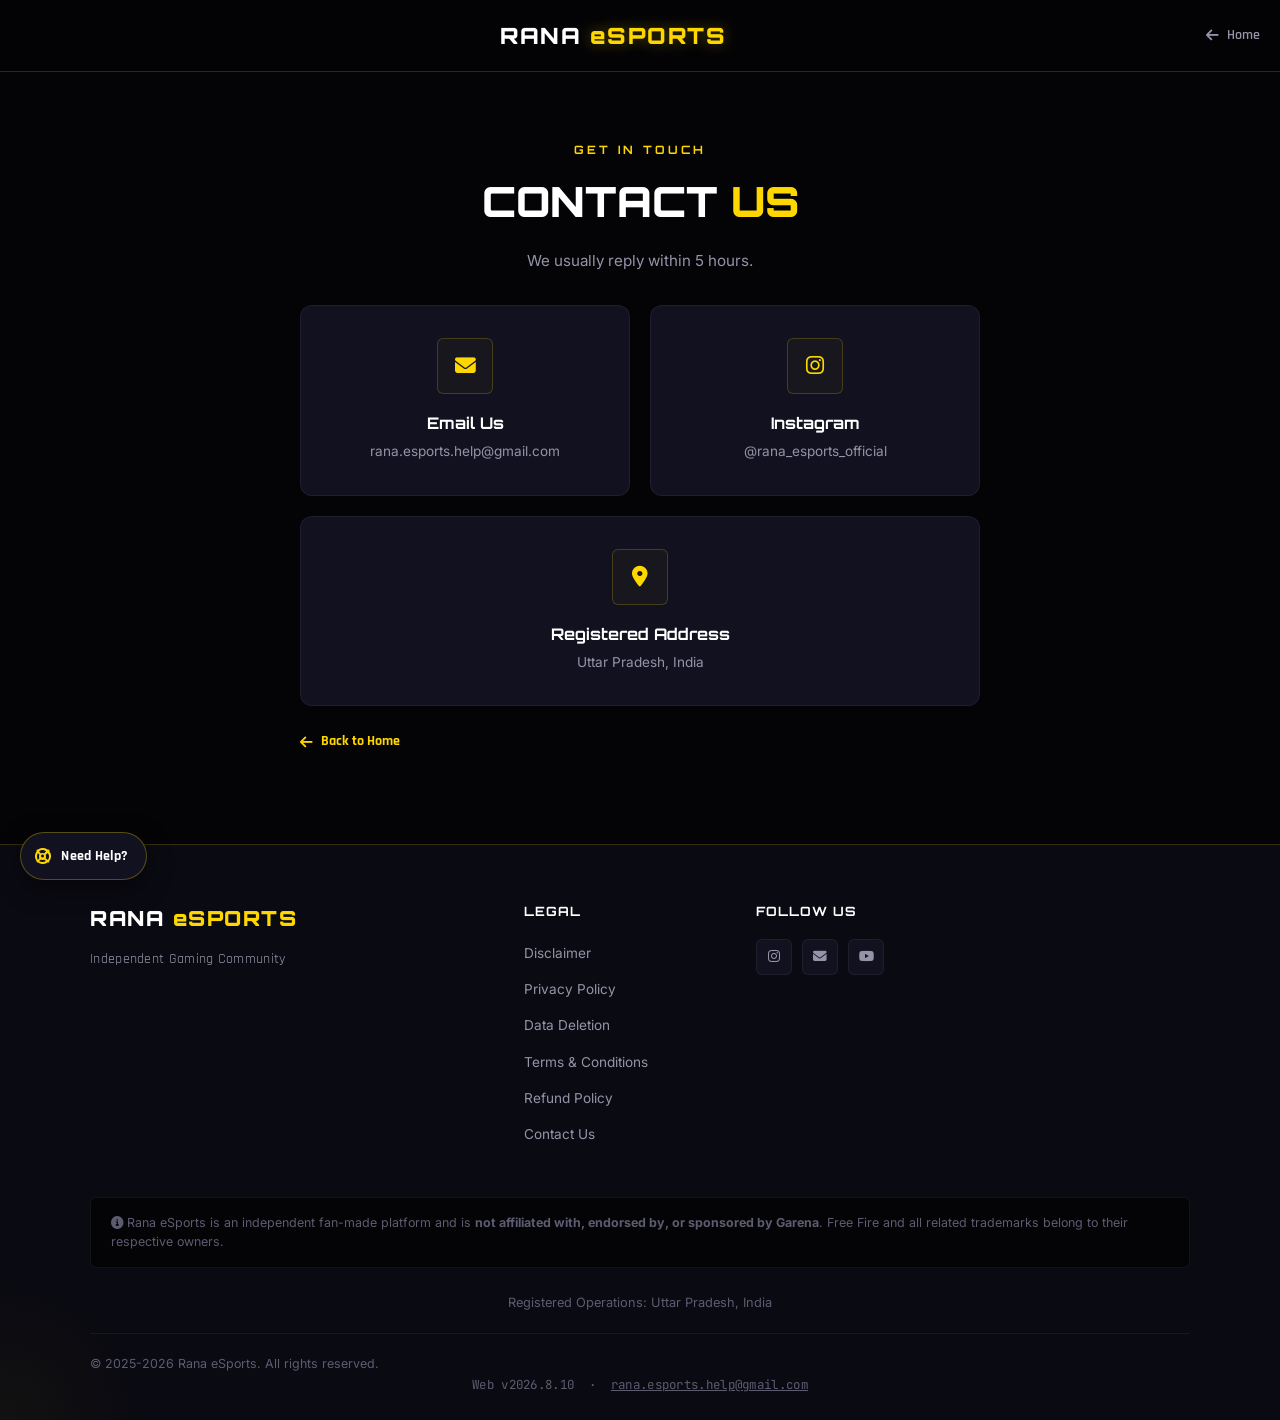
<file: contact.html>
<!DOCTYPE html>
<html lang="en">
<head>
  <meta charset="UTF-8" />
  <meta http-equiv="X-UA-Compatible" content="IE=edge" />
  <meta name="viewport" content="width=device-width, initial-scale=1.0, maximum-scale=5.0" />
  <meta name="theme-color" content="#040407" />

  <title>Contact Us — Rana eSports</title>
  <meta name="description" content="Get in touch with the Rana eSports team via email, phone, or Instagram." />
  <meta name="robots" content="index, follow" />
  <link rel="icon" type="image/png" href="favicon.png" />
  <link rel="apple-touch-icon" href="apple-touch-icon.png" />

  <link rel="preconnect" href="https://fonts.googleapis.com" />
  <link rel="preconnect" href="https://fonts.gstatic.com" crossorigin />
  <link rel="preconnect" href="https://cdnjs.cloudflare.com" />
  <link rel="stylesheet" href="https://cdnjs.cloudflare.com/ajax/libs/font-awesome/6.4.0/css/all.min.css" />
  <link href="https://fonts.googleapis.com/css2?family=Orbitron:wght@400;700;800;900&family=Rajdhani:wght@400;600;700&family=Inter:wght@300;400;500;600;700&family=JetBrains+Mono:wght@400;600&display=swap" rel="stylesheet" />
  <link rel="stylesheet" href="styles.css?v=3" />
</head>
<body class="standalone-body">

  <nav class="navbar" id="navbar">
    <div class="nav-left"></div>
    <div class="nav-logo">
      <a href="/" aria-label="Rana eSports home">
        <span class="logo-text">RANA <span class="logo-accent">eSPORTS</span></span>
      </a>
    </div>
    <div class="nav-right">
      <a href="/" class="nav-back-link"><i class="fas fa-arrow-left" aria-hidden="true"></i> Home</a>
    </div>
  </nav>

  <main class="standalone-page">
    <div class="standalone-header">
      <span class="section-eyebrow">Get In Touch</span>
      <h1 class="section-title">CONTACT <span class="accent">US</span></h1>
      <p class="section-desc">We usually reply within 5 hours.</p>
    </div>

    <div class="standalone-content">
      <div class="contact-grid">
        <a href="mailto:rana.esports.help@gmail.com" class="contact-card">
            <div class="contact-icon"><i class="fas fa-envelope" aria-hidden="true"></i></div>
            <h3>Email Us</h3>
            <p>rana.esports.help@gmail.com</p>
        </a>

        <a href="https://www.instagram.com/rana_esports_official" target="_blank" rel="noopener noreferrer" class="contact-card">
            <div class="contact-icon instagram-icon"><i class="fab fa-instagram" aria-hidden="true"></i></div>
            <h3>Instagram</h3>
            <p>@rana_esports_official</p>
        </a>

        <div class="contact-card" style="grid-column: 1 / -1; cursor: default;">
            <div class="contact-icon"><i class="fas fa-location-dot" aria-hidden="true"></i></div>
            <h3>Registered Address</h3>
            <p> Uttar Pradesh, India</p>
        </div>
      </div>

      <a href="/" class="back-to-home-link"><i class="fas fa-arrow-left" aria-hidden="true"></i> Back to Home</a>
    </div>
  </main>

  <footer class="footer">
    <div class="footer-top">
      <div class="footer-brand">
        <span class="footer-logo">RANA <span class="accent">eSPORTS</span></span>
        <p class="footer-tagline">Independent Gaming Community</p>
      </div>
      <div class="footer-links">
        <h4>Legal</h4>
        <ul>
          <li><a class="footer-legal-btn" href="disclaimer.html">Disclaimer</a></li>
          <li><a class="footer-legal-btn" href="privacy-policy.html">Privacy Policy</a></li>
          <li><a class="footer-legal-btn" href="data-deletion.html">Data Deletion</a></li>
          <li><a class="footer-legal-btn" href="terms.html">Terms &amp; Conditions</a></li>
          <li><a class="footer-legal-btn" href="refund.html">Refund Policy</a></li>
          <li><a class="footer-legal-btn" href="contact.html">Contact Us</a></li>
        </ul>
      </div>
      <div class="footer-links">
        <h4>Follow Us</h4>
        <div class="footer-socials">
          <a href="https://www.instagram.com/rana_esports_official" target="_blank" rel="noopener noreferrer" aria-label="Instagram"><i class="fab fa-instagram" aria-hidden="true"></i></a>
          <a href="mailto:rana.esports.help@gmail.com" aria-label="Email"><i class="fas fa-envelope" aria-hidden="true"></i></a>
          <a href="https://www.youtube.com/@triggercraftx" target="_blank" rel="noopener noreferrer" aria-label="YouTube"><i class="fab fa-youtube" aria-hidden="true"></i></a>
        </div>
      </div>
    </div>
    <div class="footer-disclaimer">
      <p><i class="fas fa-circle-info" aria-hidden="true"></i> Rana eSports is an independent fan-made platform and is <strong>not affiliated with, endorsed by, or sponsored by Garena</strong>. Free Fire and all related trademarks belong to their respective owners.</p>
    </div>
    <div class="footer-address">
      <p>Registered Operations: Uttar Pradesh, India</p>
    </div>
    <div class="footer-bottom">
      <div class="footer-bottom-row">
        <p>&copy; 2025-<span id="footerYear">2026</span> Rana eSports. All rights reserved.</p>
        <!-- Made in India badge removed for a cleaner footer -->
      </div>
      <p class="footer-meta">Web v2026.8.10 &nbsp;·&nbsp; <a href="mailto:rana.esports.help@gmail.com" style="color:var(--text-low); border-bottom:none;">rana.esports.help@gmail.com</a></p>
    </div>
  </footer>

  <a href="mailto:rana.esports.help@gmail.com?subject=Need%20Help%20-%20Rana%20eSports" class="need-help-btn" aria-label="Need help? Email the Rana eSports team">
    <i class="fas fa-life-ring" aria-hidden="true"></i><span>Need Help?</span>
  </a>

  <button class="back-to-top" id="backToTop" type="button" aria-label="Back to top"><i class="fas fa-chevron-up" aria-hidden="true"></i></button>

  <script src="script.js?v=7" defer></script>
</body>
</html>
</file>
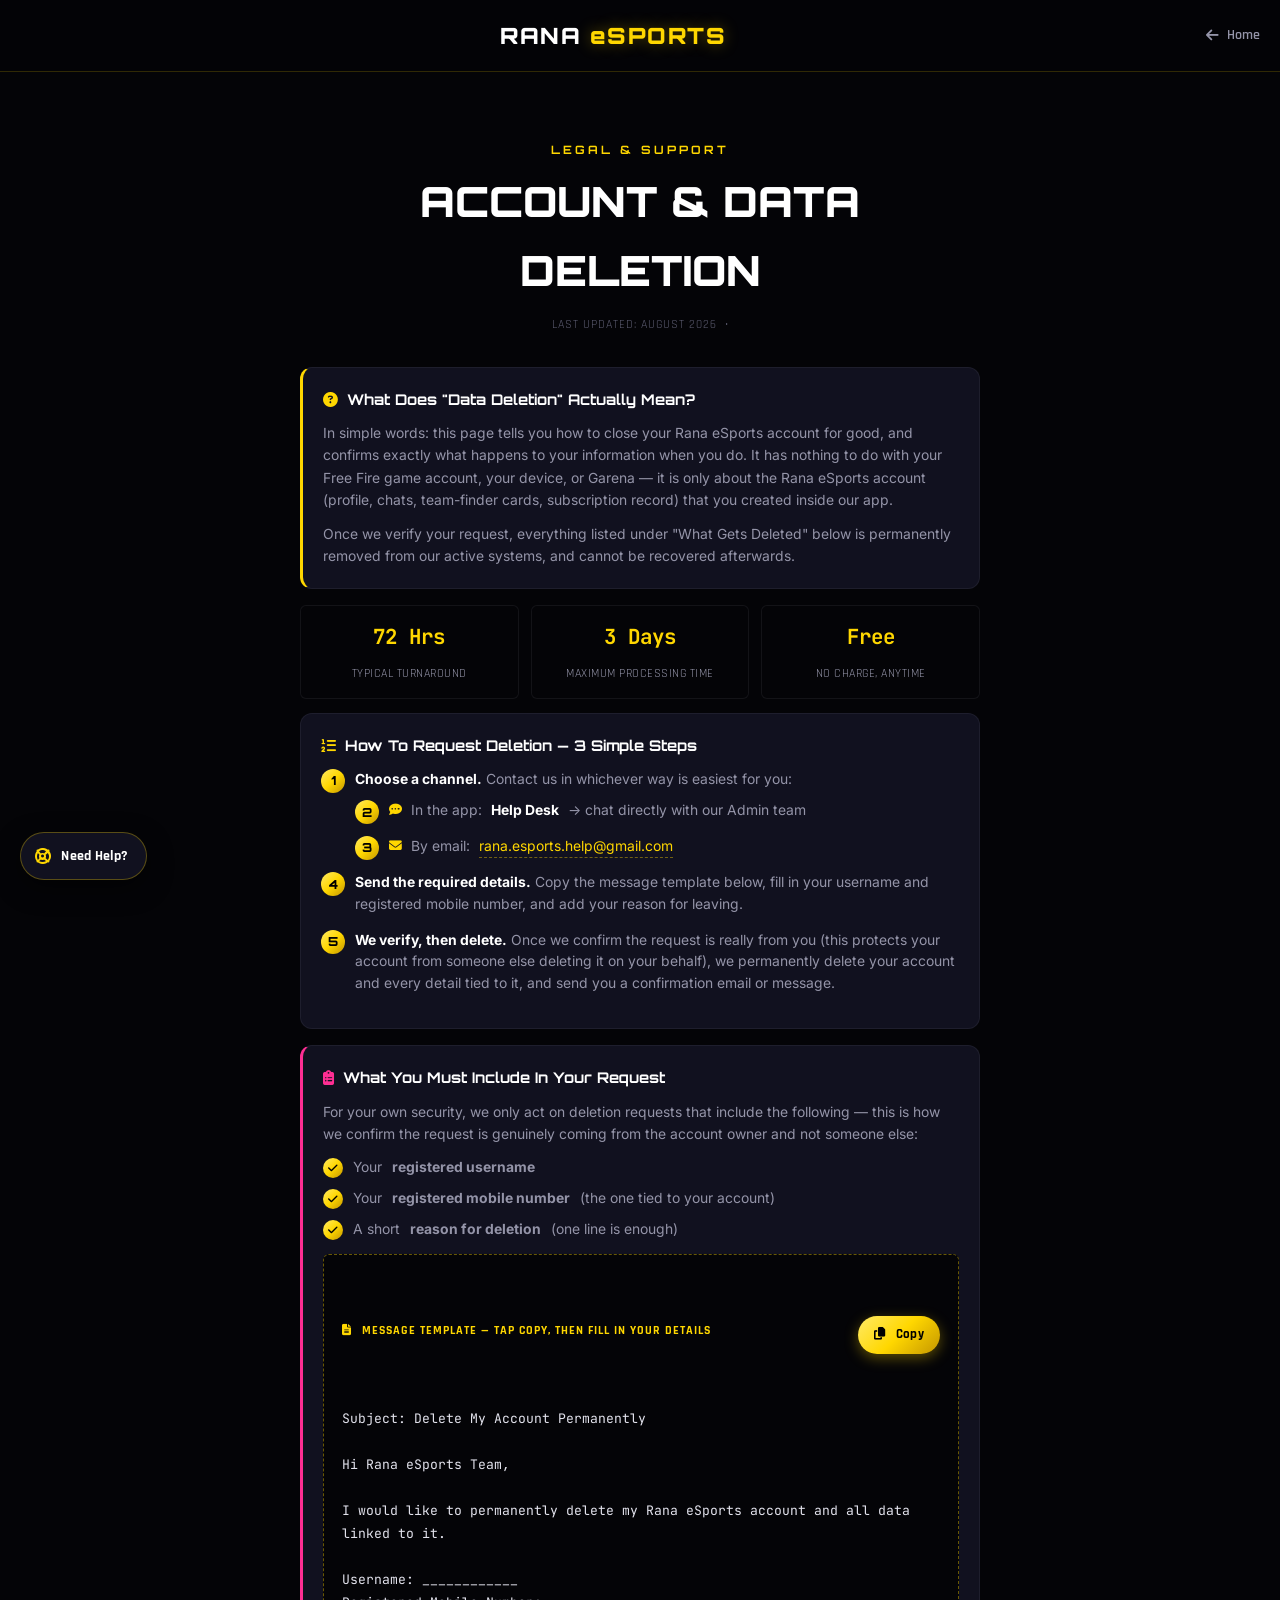
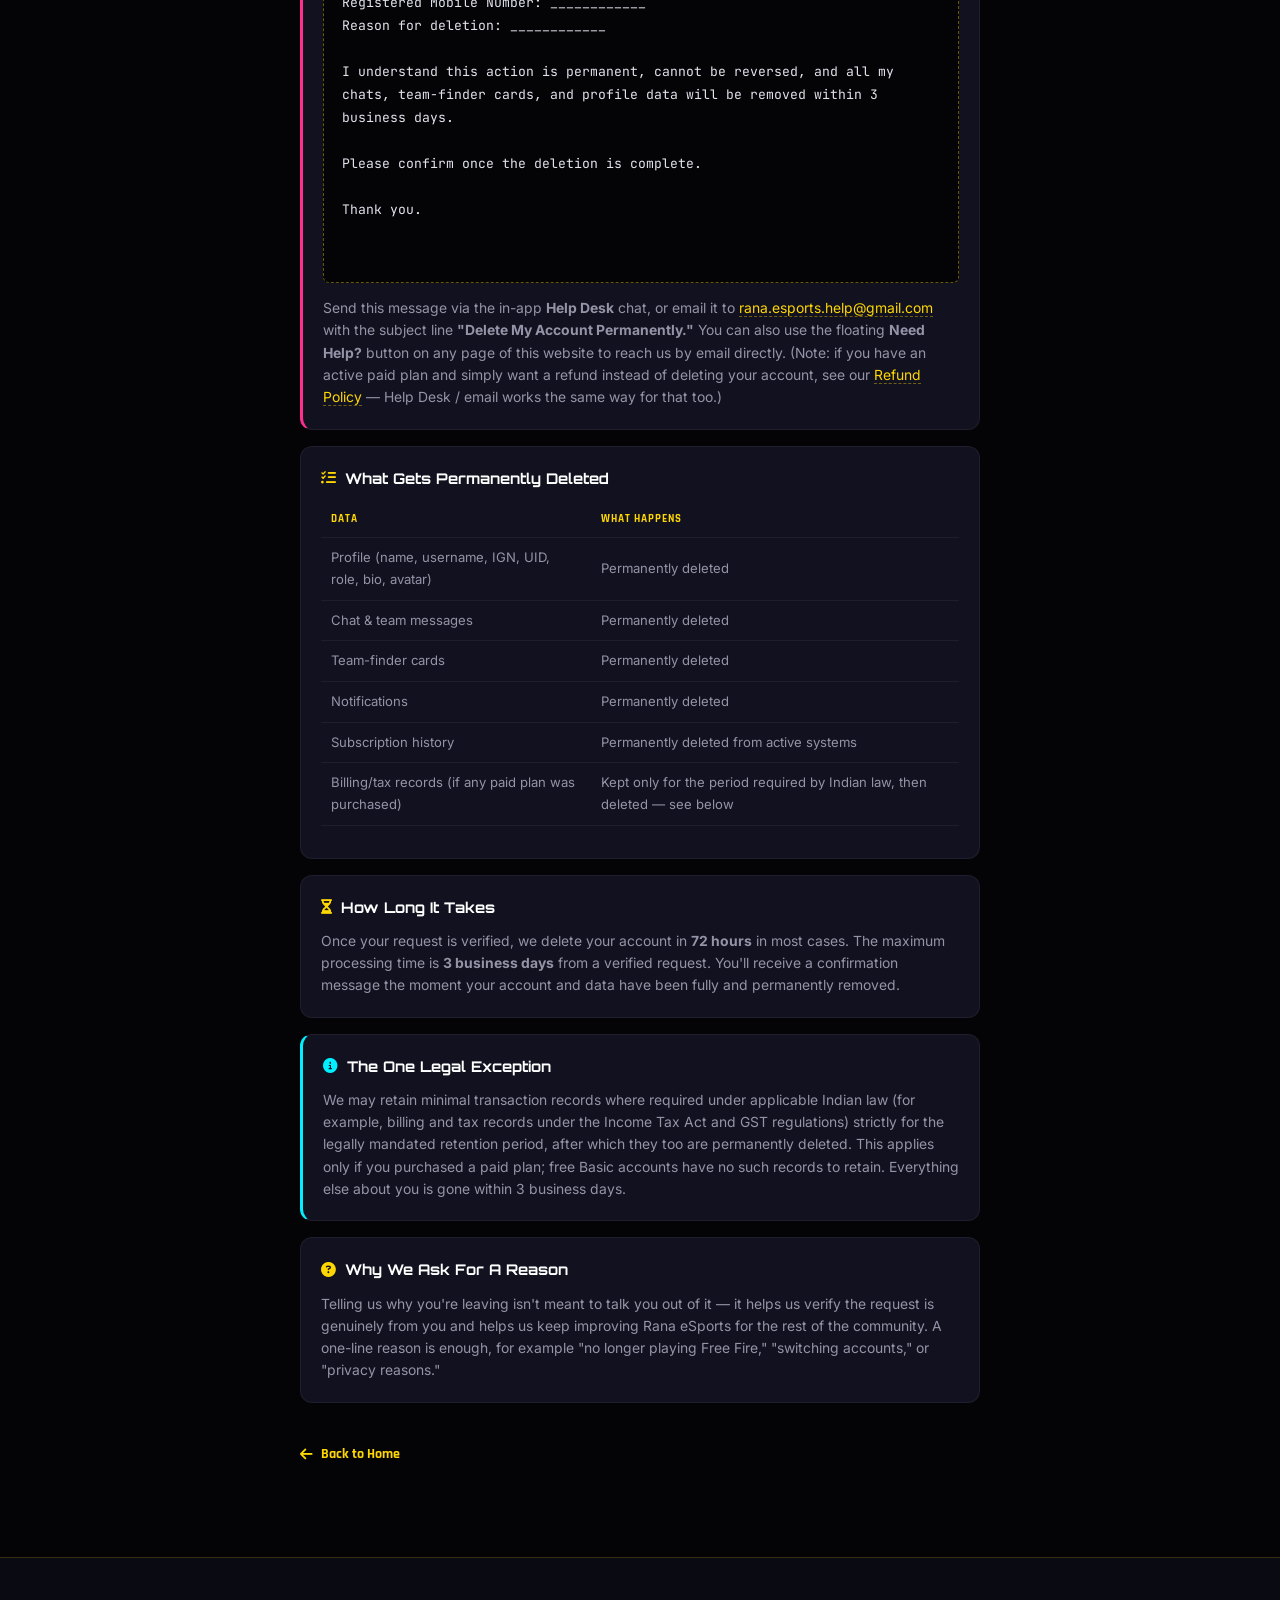
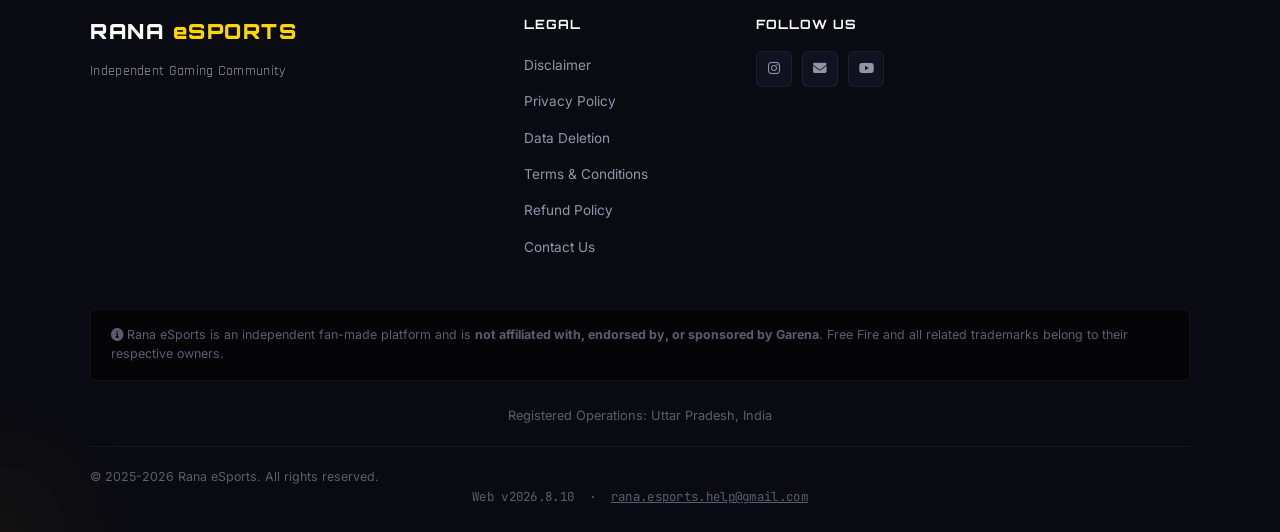
<file: data-deletion.html>
<!DOCTYPE html>
<html lang="en">
<head>
  <meta charset="UTF-8" />
  <meta http-equiv="X-UA-Compatible" content="IE=edge" />
  <meta name="viewport" content="width=device-width, initial-scale=1.0, maximum-scale=5.0" />
  <meta name="theme-color" content="#040407" />

  <title>Account &amp; Data Deletion — Rana eSports</title>
  <meta name="description" content="How to permanently delete your Rana eSports account and all associated data — in simple steps, with a ready-to-copy request message." />
  <meta name="robots" content="index, follow" />
  <link rel="icon" type="image/png" href="favicon.png" />
  <link rel="apple-touch-icon" href="apple-touch-icon.png" />

  <link rel="preconnect" href="https://fonts.googleapis.com" />
  <link rel="preconnect" href="https://fonts.gstatic.com" crossorigin />
  <link rel="preconnect" href="https://cdnjs.cloudflare.com" />
  <link rel="stylesheet" href="https://cdnjs.cloudflare.com/ajax/libs/font-awesome/6.4.0/css/all.min.css" />
  <link href="https://fonts.googleapis.com/css2?family=Orbitron:wght@400;700;800;900&family=Rajdhani:wght@400;600;700&family=Inter:wght@300;400;500;600;700&family=JetBrains+Mono:wght@400;600&display=swap" rel="stylesheet" />
  <link rel="stylesheet" href="styles.css?v=3" />
</head>
<body class="standalone-body">

  <nav class="navbar" id="navbar">
    <div class="nav-left"></div>
    <div class="nav-logo">
      <a href="/" aria-label="Rana eSports home">
        <span class="logo-text">RANA <span class="logo-accent">eSPORTS</span></span>
      </a>
    </div>
    <div class="nav-right">
      <a href="/" class="nav-back-link"><i class="fas fa-arrow-left" aria-hidden="true"></i> Home</a>
    </div>
  </nav>

  <main class="standalone-page">
    <div class="standalone-header">
      <span class="section-eyebrow">Legal &amp; Support</span>
      <h1 class="section-title">Account &amp; Data Deletion</h1>
      <p class="legal-updated">Last updated: August 2026 &nbsp;•</p>
    </div>

    <div class="standalone-content">

      <div class="legal-block legal-highlight">
        <h3><i class="fas fa-circle-question" aria-hidden="true"></i> What Does "Data Deletion" Actually Mean?</h3>
        <p>In simple words: this page tells you how to close your Rana eSports account for good, and confirms exactly what happens to your information when you do. It has nothing to do with your Free Fire game account, your device, or Garena — it is only about the Rana eSports account (profile, chats, team-finder cards, subscription record) that you created inside our app.</p>
        <p>Once we verify your request, everything listed under "What Gets Deleted" below is permanently removed from our active systems, and cannot be recovered afterwards.</p>
      </div>

      <div class="timeline-strip">
        <div class="timeline-chip">
          <span class="timeline-num">72 Hrs</span>
          <span class="timeline-label">Typical Turnaround</span>
        </div>
        <div class="timeline-chip">
          <span class="timeline-num">3 Days</span>
          <span class="timeline-label">Maximum Processing Time</span>
        </div>
        <div class="timeline-chip">
          <span class="timeline-num">Free</span>
          <span class="timeline-label">No Charge, Anytime</span>
        </div>
      </div>

      <div class="legal-block">
        <h3><i class="fas fa-list-ol" aria-hidden="true"></i> How To Request Deletion — 3 Simple Steps</h3>
        <ol class="delete-steps">
          <li><strong>Choose a channel.</strong> Contact us in whichever way is easiest for you:
            <ul class="legal-list" style="margin-top:10px;">
              <li><i class="fas fa-comment-dots" aria-hidden="true"></i> In the app: <strong>Help Desk</strong> → chat directly with our Admin team</li>
              <li><i class="fas fa-envelope" aria-hidden="true"></i> By email: <a href="mailto:rana.esports.help@gmail.com">rana.esports.help@gmail.com</a></li>
            </ul>
          </li>
          <li><strong>Send the required details.</strong> Copy the message template below, fill in your username and registered mobile number, and add your reason for leaving.</li>
          <li><strong>We verify, then delete.</strong> Once we confirm the request is really from you (this protects your account from someone else deleting it on your behalf), we permanently delete your account and every detail tied to it, and send you a confirmation email or message.</li>
        </ol>
      </div>

      <div class="legal-block legal-warning">
        <h3><i class="fas fa-clipboard-list" aria-hidden="true"></i> What You Must Include In Your Request</h3>
        <p>For your own security, we only act on deletion requests that include the following — this is how we confirm the request is genuinely coming from the account owner and not someone else:</p>
        <ul class="requirement-list">
          <li><i class="fas fa-check" aria-hidden="true"></i> Your <strong>registered username</strong></li>
          <li><i class="fas fa-check" aria-hidden="true"></i> Your <strong>registered mobile number</strong> (the one tied to your account)</li>
          <li><i class="fas fa-check" aria-hidden="true"></i> A short <strong>reason for deletion</strong> (one line is enough)</li>
        </ul>

        <div class="delete-message-box">
          <div class="message-box-header">
            <span class="delete-message-label"><i class="fas fa-file-lines" aria-hidden="true"></i> Message Template — Tap Copy, Then Fill In Your Details</span>
            <button type="button" class="copy-btn" data-copy-target="deleteMsgText"><i class="fas fa-copy" aria-hidden="true"></i> Copy</button>
          </div>
          <pre class="message-box-text" id="deleteMsgText">Subject: Delete My Account Permanently

Hi Rana eSports Team,

I would like to permanently delete my Rana eSports account and all data linked to it.

Username: ____________
Registered Mobile Number: ____________
Reason for deletion: ____________

I understand this action is permanent, cannot be reversed, and all my chats, team-finder cards, and profile data will be removed within 3 business days.

Please confirm once the deletion is complete.

Thank you.</pre>
        </div>
        <p>Send this message via the in-app <strong>Help Desk</strong> chat, or email it to <a href="mailto:rana.esports.help@gmail.com">rana.esports.help@gmail.com</a> with the subject line <strong>"Delete My Account Permanently."</strong> You can also use the floating <strong>Need Help?</strong> button on any page of this website to reach us by email directly. (Note: if you have an active paid plan and simply want a refund instead of deleting your account, see our <a href="refund.html">Refund Policy</a> — Help Desk / email works the same way for that too.)</p>
      </div>

      <div class="legal-block">
        <h3><i class="fas fa-list-check" aria-hidden="true"></i> What Gets Permanently Deleted</h3>
        <table class="legal-table">
          <tr><th>Data</th><th>What happens</th></tr>
          <tr><td>Profile (name, username, IGN, UID, role, bio, avatar)</td><td>Permanently deleted</td></tr>
          <tr><td>Chat &amp; team messages</td><td>Permanently deleted</td></tr>
          <tr><td>Team-finder cards</td><td>Permanently deleted</td></tr>
          <tr><td>Notifications</td><td>Permanently deleted</td></tr>
          <tr><td>Subscription history</td><td>Permanently deleted from active systems</td></tr>
          <tr><td>Billing/tax records (if any paid plan was purchased)</td><td>Kept only for the period required by Indian law, then deleted — see below</td></tr>
        </table>
      </div>

      <div class="legal-block">
        <h3><i class="fas fa-hourglass-half" aria-hidden="true"></i> How Long It Takes</h3>
        <p>Once your request is verified, we delete your account in <strong>72 hours</strong> in most cases. The maximum processing time is <strong>3 business days</strong> from a verified request. You'll receive a confirmation message the moment your account and data have been fully and permanently removed.</p>
      </div>

      <div class="legal-block legal-info">
        <h3><i class="fas fa-circle-info" aria-hidden="true"></i> The One Legal Exception</h3>
        <p>We may retain minimal transaction records where required under applicable Indian law (for example, billing and tax records under the Income Tax Act and GST regulations) strictly for the legally mandated retention period, after which they too are permanently deleted. This applies only if you purchased a paid plan; free Basic accounts have no such records to retain. Everything else about you is gone within 3 business days.</p>
      </div>

      <div class="legal-block">
        <h3><i class="fas fa-circle-question" aria-hidden="true"></i> Why We Ask For A Reason</h3>
        <p>Telling us why you're leaving isn't meant to talk you out of it — it helps us verify the request is genuinely from you and helps us keep improving Rana eSports for the rest of the community. A one-line reason is enough, for example "no longer playing Free Fire," "switching accounts," or "privacy reasons."</p>
      </div>

      <a href="/" class="back-to-home-link"><i class="fas fa-arrow-left" aria-hidden="true"></i> Back to Home</a>
    </div>
  </main>

  <footer class="footer">
    <div class="footer-top">
      <div class="footer-brand">
        <span class="footer-logo">RANA <span class="accent">eSPORTS</span></span>
        <p class="footer-tagline">Independent Gaming Community</p>
      </div>
      <div class="footer-links">
        <h4>Legal</h4>
        <ul>
          <li><a class="footer-legal-btn" href="disclaimer.html">Disclaimer</a></li>
          <li><a class="footer-legal-btn" href="privacy-policy.html">Privacy Policy</a></li>
          <li><a class="footer-legal-btn" href="data-deletion.html">Data Deletion</a></li>
          <li><a class="footer-legal-btn" href="terms.html">Terms &amp; Conditions</a></li>
          <li><a class="footer-legal-btn" href="refund.html">Refund Policy</a></li>
          <li><a class="footer-legal-btn" href="contact.html">Contact Us</a></li>
        </ul>
      </div>
      <div class="footer-links">
        <h4>Follow Us</h4>
        <div class="footer-socials">
          <a href="https://www.instagram.com/rana_esports_official" target="_blank" rel="noopener noreferrer" aria-label="Instagram"><i class="fab fa-instagram" aria-hidden="true"></i></a>
          <a href="mailto:rana.esports.help@gmail.com" aria-label="Email"><i class="fas fa-envelope" aria-hidden="true"></i></a>
          <a href="https://www.youtube.com/@triggercraftx" target="_blank" rel="noopener noreferrer" aria-label="YouTube"><i class="fab fa-youtube" aria-hidden="true"></i></a>
        </div>
      </div>
    </div>
    <div class="footer-disclaimer">
      <p><i class="fas fa-circle-info" aria-hidden="true"></i> Rana eSports is an independent fan-made platform and is <strong>not affiliated with, endorsed by, or sponsored by Garena</strong>. Free Fire and all related trademarks belong to their respective owners.</p>
    </div>
    <div class="footer-address">
      <p>Registered Operations: Uttar Pradesh, India</p>
    </div>
    <div class="footer-bottom">
      <div class="footer-bottom-row">
        <p>&copy; 2025-<span id="footerYear">2026</span> Rana eSports. All rights reserved.</p>
        <!-- Made in India badge removed for a cleaner footer -->
      </div>
      <p class="footer-meta">Web v2026.8.10 &nbsp;·&nbsp; <a href="mailto:rana.esports.help@gmail.com" style="color:var(--text-low); border-bottom:none;">rana.esports.help@gmail.com</a></p>
    </div>
  </footer>

  <a href="mailto:rana.esports.help@gmail.com?subject=Need%20Help%20-%20Rana%20eSports" class="need-help-btn" aria-label="Need help? Email the Rana eSports team">
    <i class="fas fa-life-ring" aria-hidden="true"></i><span>Need Help?</span>
  </a>

  <button class="back-to-top" id="backToTop" type="button" aria-label="Back to top"><i class="fas fa-chevron-up" aria-hidden="true"></i></button>

  <script src="script.js?v=7" defer></script>
</body>
</html>
</file>
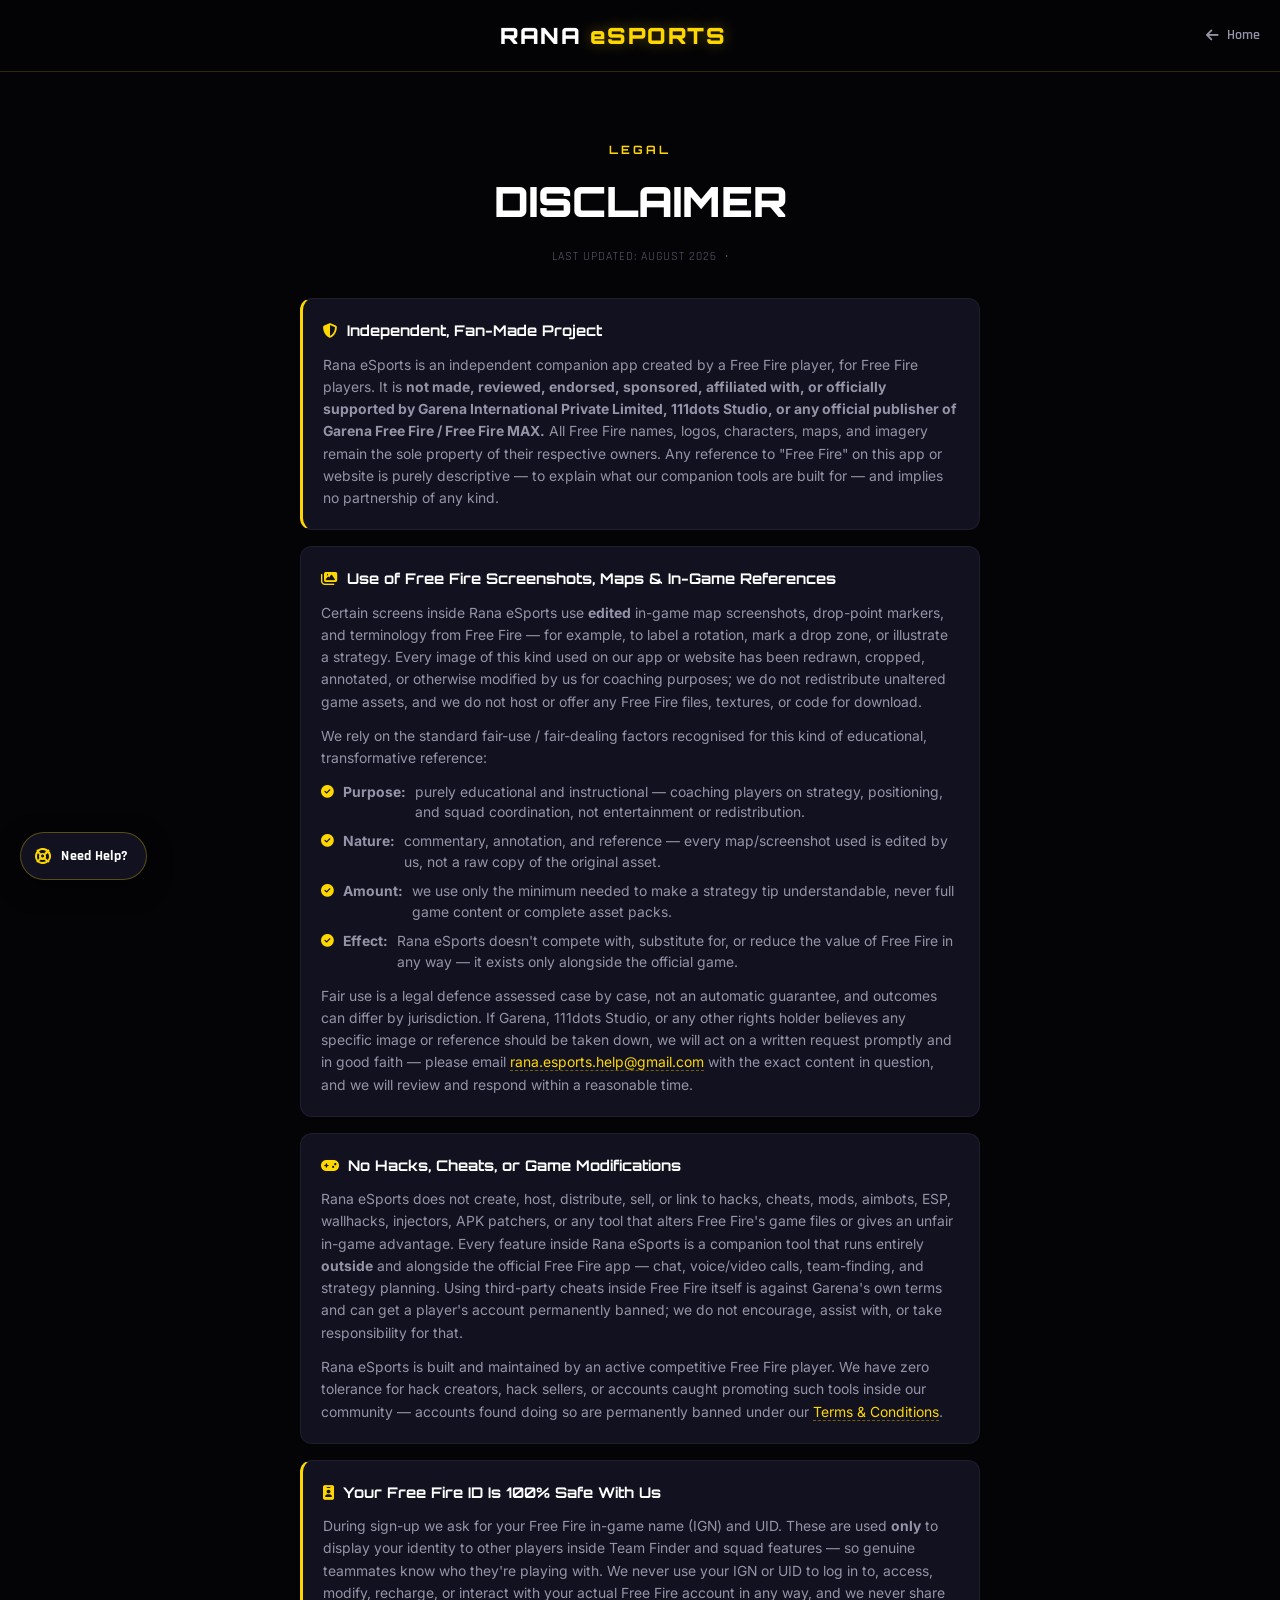
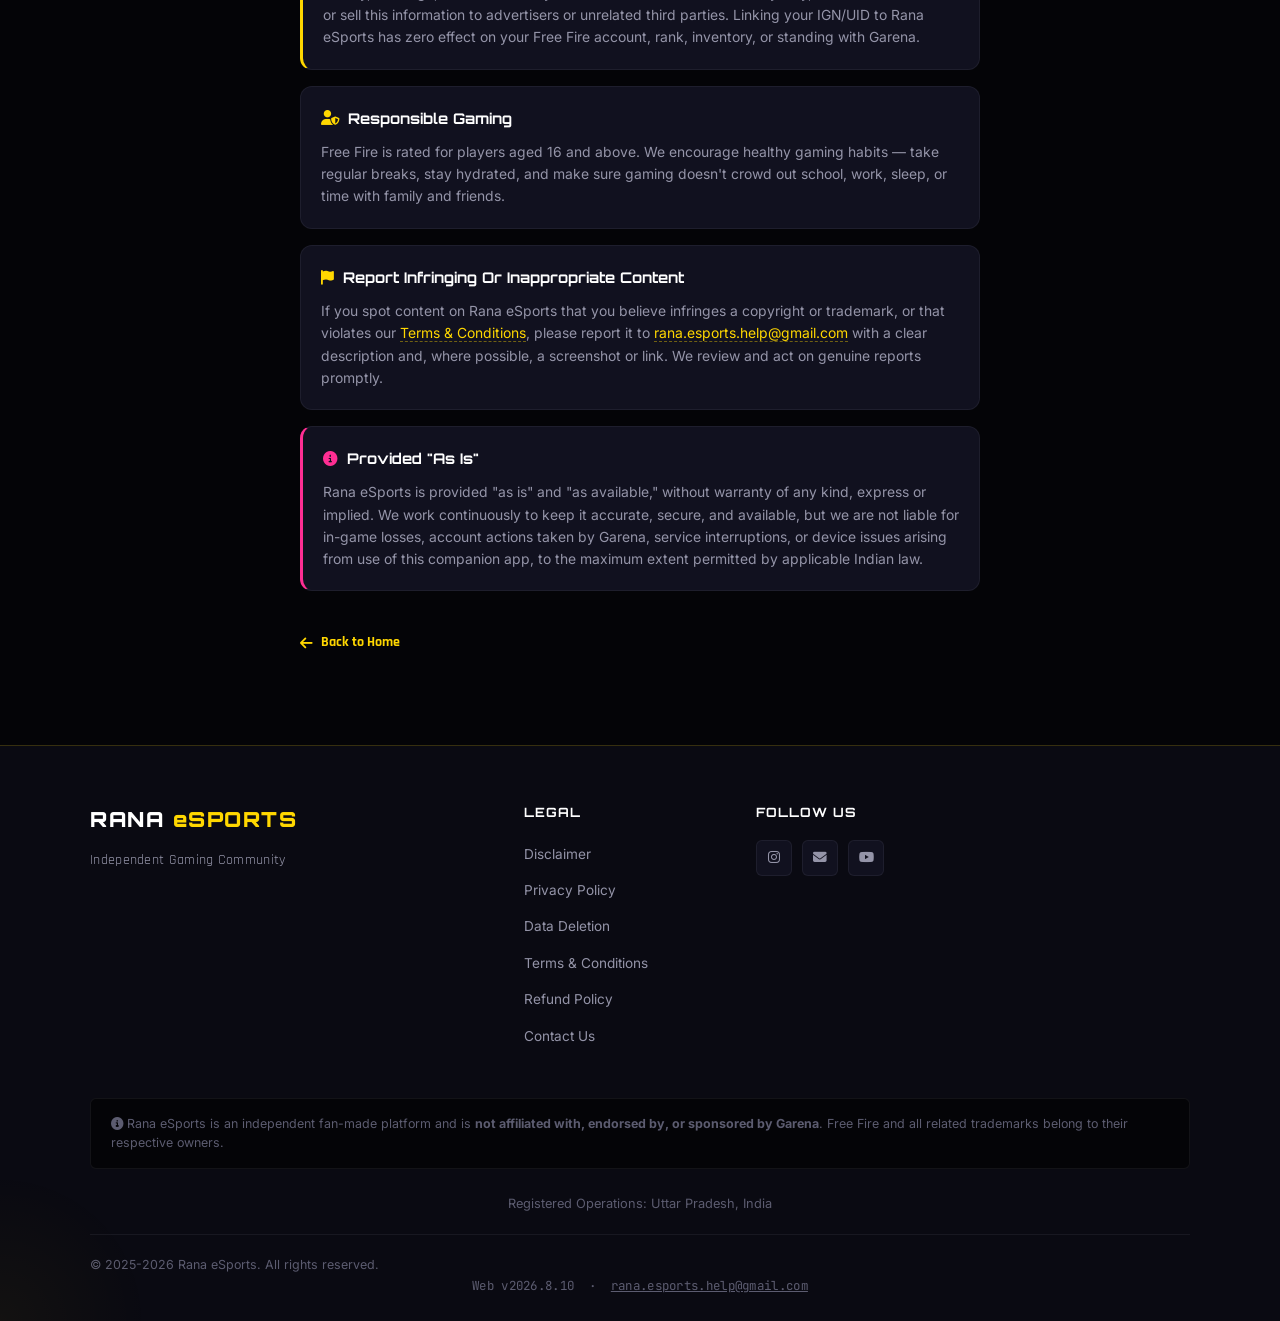
<file: disclaimer.html>
<!DOCTYPE html>
<html lang="en">
<head>
  <meta charset="UTF-8" />
  <meta http-equiv="X-UA-Compatible" content="IE=edge" />
  <meta name="viewport" content="width=device-width, initial-scale=1.0, maximum-scale=5.0" />
  <meta name="theme-color" content="#040407" />

  <title>Disclaimer — Rana eSports</title>
  <meta name="description" content="Rana eSports disclaimer: independent fan-made Free Fire companion app, not affiliated with Garena. Explains our use of edited in-game screenshots and maps." />
  <meta name="robots" content="index, follow" />
  <link rel="icon" type="image/png" href="favicon.png" />
  <link rel="apple-touch-icon" href="apple-touch-icon.png" />

  <link rel="preconnect" href="https://fonts.googleapis.com" />
  <link rel="preconnect" href="https://fonts.gstatic.com" crossorigin />
  <link rel="preconnect" href="https://cdnjs.cloudflare.com" />
  <link rel="stylesheet" href="https://cdnjs.cloudflare.com/ajax/libs/font-awesome/6.4.0/css/all.min.css" />
  <link href="https://fonts.googleapis.com/css2?family=Orbitron:wght@400;700;800;900&family=Rajdhani:wght@400;600;700&family=Inter:wght@300;400;500;600;700&family=JetBrains+Mono:wght@400;600&display=swap" rel="stylesheet" />
  <link rel="stylesheet" href="styles.css?v=3" />
</head>
<body class="standalone-body">

  <nav class="navbar" id="navbar">
    <div class="nav-left"></div>
    <div class="nav-logo">
      <a href="/" aria-label="Rana eSports home">
        <span class="logo-text">RANA <span class="logo-accent">eSPORTS</span></span>
      </a>
    </div>
    <div class="nav-right">
      <a href="/" class="nav-back-link"><i class="fas fa-arrow-left" aria-hidden="true"></i> Home</a>
    </div>
  </nav>

  <main class="standalone-page">
    <div class="standalone-header">
      <span class="section-eyebrow">Legal</span>
      <h1 class="section-title">Disclaimer</h1>
      <p class="legal-updated">Last updated: August 2026 &nbsp;•</p>
    </div>

    <div class="standalone-content">

      <div class="legal-block legal-highlight">
        <h3><i class="fas fa-shield-halved" aria-hidden="true"></i> Independent, Fan-Made Project</h3>
        <p>Rana eSports is an independent companion app created by a Free Fire player, for Free Fire players. It is <strong>not made, reviewed, endorsed, sponsored, affiliated with, or officially supported by Garena International Private Limited, 111dots Studio, or any official publisher of Garena Free Fire / Free Fire MAX.</strong> All Free Fire names, logos, characters, maps, and imagery remain the sole property of their respective owners. Any reference to "Free Fire" on this app or website is purely descriptive — to explain what our companion tools are built for — and implies no partnership of any kind.</p>
      </div>

      <div class="legal-block">
        <h3><i class="fas fa-images" aria-hidden="true"></i> Use of Free Fire Screenshots, Maps &amp; In-Game References</h3>
        <p>Certain screens inside Rana eSports use <strong>edited</strong> in-game map screenshots, drop-point markers, and terminology from Free Fire — for example, to label a rotation, mark a drop zone, or illustrate a strategy. Every image of this kind used on our app or website has been redrawn, cropped, annotated, or otherwise modified by us for coaching purposes; we do not redistribute unaltered game assets, and we do not host or offer any Free Fire files, textures, or code for download.</p>
        <p>We rely on the standard fair-use / fair-dealing factors recognised for this kind of educational, transformative reference:</p>
        <ul class="legal-list">
          <li><i class="fas fa-circle-check" aria-hidden="true"></i> <strong>Purpose:</strong> purely educational and instructional — coaching players on strategy, positioning, and squad coordination, not entertainment or redistribution.</li>
          <li><i class="fas fa-circle-check" aria-hidden="true"></i> <strong>Nature:</strong> commentary, annotation, and reference — every map/screenshot used is edited by us, not a raw copy of the original asset.</li>
          <li><i class="fas fa-circle-check" aria-hidden="true"></i> <strong>Amount:</strong> we use only the minimum needed to make a strategy tip understandable, never full game content or complete asset packs.</li>
          <li><i class="fas fa-circle-check" aria-hidden="true"></i> <strong>Effect:</strong> Rana eSports doesn't compete with, substitute for, or reduce the value of Free Fire in any way — it exists only alongside the official game.</li>
        </ul>
        <p>Fair use is a legal defence assessed case by case, not an automatic guarantee, and outcomes can differ by jurisdiction. If Garena, 111dots Studio, or any other rights holder believes any specific image or reference should be taken down, we will act on a written request promptly and in good faith — please email <a href="mailto:rana.esports.help@gmail.com">rana.esports.help@gmail.com</a> with the exact content in question, and we will review and respond within a reasonable time.</p>
      </div>

      <div class="legal-block">
        <h3><i class="fas fa-gamepad" aria-hidden="true"></i> No Hacks, Cheats, or Game Modifications</h3>
        <p>Rana eSports does not create, host, distribute, sell, or link to hacks, cheats, mods, aimbots, ESP, wallhacks, injectors, APK patchers, or any tool that alters Free Fire's game files or gives an unfair in-game advantage. Every feature inside Rana eSports is a companion tool that runs entirely <strong>outside</strong> and alongside the official Free Fire app — chat, voice/video calls, team-finding, and strategy planning. Using third-party cheats inside Free Fire itself is against Garena's own terms and can get a player's account permanently banned; we do not encourage, assist with, or take responsibility for that.</p>
        <p>Rana eSports is built and maintained by an active competitive Free Fire player. We have zero tolerance for hack creators, hack sellers, or accounts caught promoting such tools inside our community — accounts found doing so are permanently banned under our <a href="terms.html">Terms &amp; Conditions</a>.</p>
      </div>

      <div class="legal-block legal-highlight">
        <h3><i class="fas fa-id-badge" aria-hidden="true"></i> Your Free Fire ID Is 100% Safe With Us</h3>
        <p>During sign-up we ask for your Free Fire in-game name (IGN) and UID. These are used <strong>only</strong> to display your identity to other players inside Team Finder and squad features — so genuine teammates know who they're playing with. We never use your IGN or UID to log in to, access, modify, recharge, or interact with your actual Free Fire account in any way, and we never share or sell this information to advertisers or unrelated third parties. Linking your IGN/UID to Rana eSports has zero effect on your Free Fire account, rank, inventory, or standing with Garena.</p>
      </div>

      <div class="legal-block">
        <h3><i class="fas fa-user-shield" aria-hidden="true"></i> Responsible Gaming</h3>
        <p>Free Fire is rated for players aged 16 and above. We encourage healthy gaming habits — take regular breaks, stay hydrated, and make sure gaming doesn't crowd out school, work, sleep, or time with family and friends.</p>
      </div>

      <div class="legal-block">
        <h3><i class="fas fa-flag" aria-hidden="true"></i> Report Infringing Or Inappropriate Content</h3>
        <p>If you spot content on Rana eSports that you believe infringes a copyright or trademark, or that violates our <a href="terms.html">Terms &amp; Conditions</a>, please report it to <a href="mailto:rana.esports.help@gmail.com">rana.esports.help@gmail.com</a> with a clear description and, where possible, a screenshot or link. We review and act on genuine reports promptly.</p>
      </div>

      <div class="legal-block legal-warning">
        <h3><i class="fas fa-circle-info" aria-hidden="true"></i> Provided "As Is"</h3>
        <p>Rana eSports is provided "as is" and "as available," without warranty of any kind, express or implied. We work continuously to keep it accurate, secure, and available, but we are not liable for in-game losses, account actions taken by Garena, service interruptions, or device issues arising from use of this companion app, to the maximum extent permitted by applicable Indian law.</p>
      </div>

      <a href="/" class="back-to-home-link"><i class="fas fa-arrow-left" aria-hidden="true"></i> Back to Home</a>
    </div>
  </main>

  <footer class="footer">
    <div class="footer-top">
      <div class="footer-brand">
        <span class="footer-logo">RANA <span class="accent">eSPORTS</span></span>
        <p class="footer-tagline">Independent Gaming Community</p>
      </div>
      <div class="footer-links">
        <h4>Legal</h4>
        <ul>
          <li><a class="footer-legal-btn" href="disclaimer.html">Disclaimer</a></li>
          <li><a class="footer-legal-btn" href="privacy-policy.html">Privacy Policy</a></li>
          <li><a class="footer-legal-btn" href="data-deletion.html">Data Deletion</a></li>
          <li><a class="footer-legal-btn" href="terms.html">Terms &amp; Conditions</a></li>
          <li><a class="footer-legal-btn" href="refund.html">Refund Policy</a></li>
          <li><a class="footer-legal-btn" href="contact.html">Contact Us</a></li>
        </ul>
      </div>
      <div class="footer-links">
        <h4>Follow Us</h4>
        <div class="footer-socials">
          <a href="https://www.instagram.com/rana_esports_official" target="_blank" rel="noopener noreferrer" aria-label="Instagram"><i class="fab fa-instagram" aria-hidden="true"></i></a>
          <a href="mailto:rana.esports.help@gmail.com" aria-label="Email"><i class="fas fa-envelope" aria-hidden="true"></i></a>
          <a href="https://www.youtube.com/@triggercraftx" target="_blank" rel="noopener noreferrer" aria-label="YouTube"><i class="fab fa-youtube" aria-hidden="true"></i></a>
        </div>
      </div>
    </div>
    <div class="footer-disclaimer">
      <p><i class="fas fa-circle-info" aria-hidden="true"></i> Rana eSports is an independent fan-made platform and is <strong>not affiliated with, endorsed by, or sponsored by Garena</strong>. Free Fire and all related trademarks belong to their respective owners.</p>
    </div>
    <div class="footer-address">
      <p>Registered Operations: Uttar Pradesh, India</p>
    </div>
    <div class="footer-bottom">
      <div class="footer-bottom-row">
        <p>&copy; 2025-<span id="footerYear">2026</span> Rana eSports. All rights reserved.</p>
        <!-- Made in India badge removed for a cleaner footer -->
      </div>
      <p class="footer-meta">Web v2026.8.10 &nbsp;·&nbsp; <a href="mailto:rana.esports.help@gmail.com" style="color:var(--text-low); border-bottom:none;">rana.esports.help@gmail.com</a></p>
    </div>
  </footer>

  <a href="mailto:rana.esports.help@gmail.com?subject=Need%20Help%20-%20Rana%20eSports" class="need-help-btn" aria-label="Need help? Email the Rana eSports team">
    <i class="fas fa-life-ring" aria-hidden="true"></i><span>Need Help?</span>
  </a>

  <button class="back-to-top" id="backToTop" type="button" aria-label="Back to top"><i class="fas fa-chevron-up" aria-hidden="true"></i></button>

  <script src="script.js?v=7" defer></script>
</body>
</html>
</file>
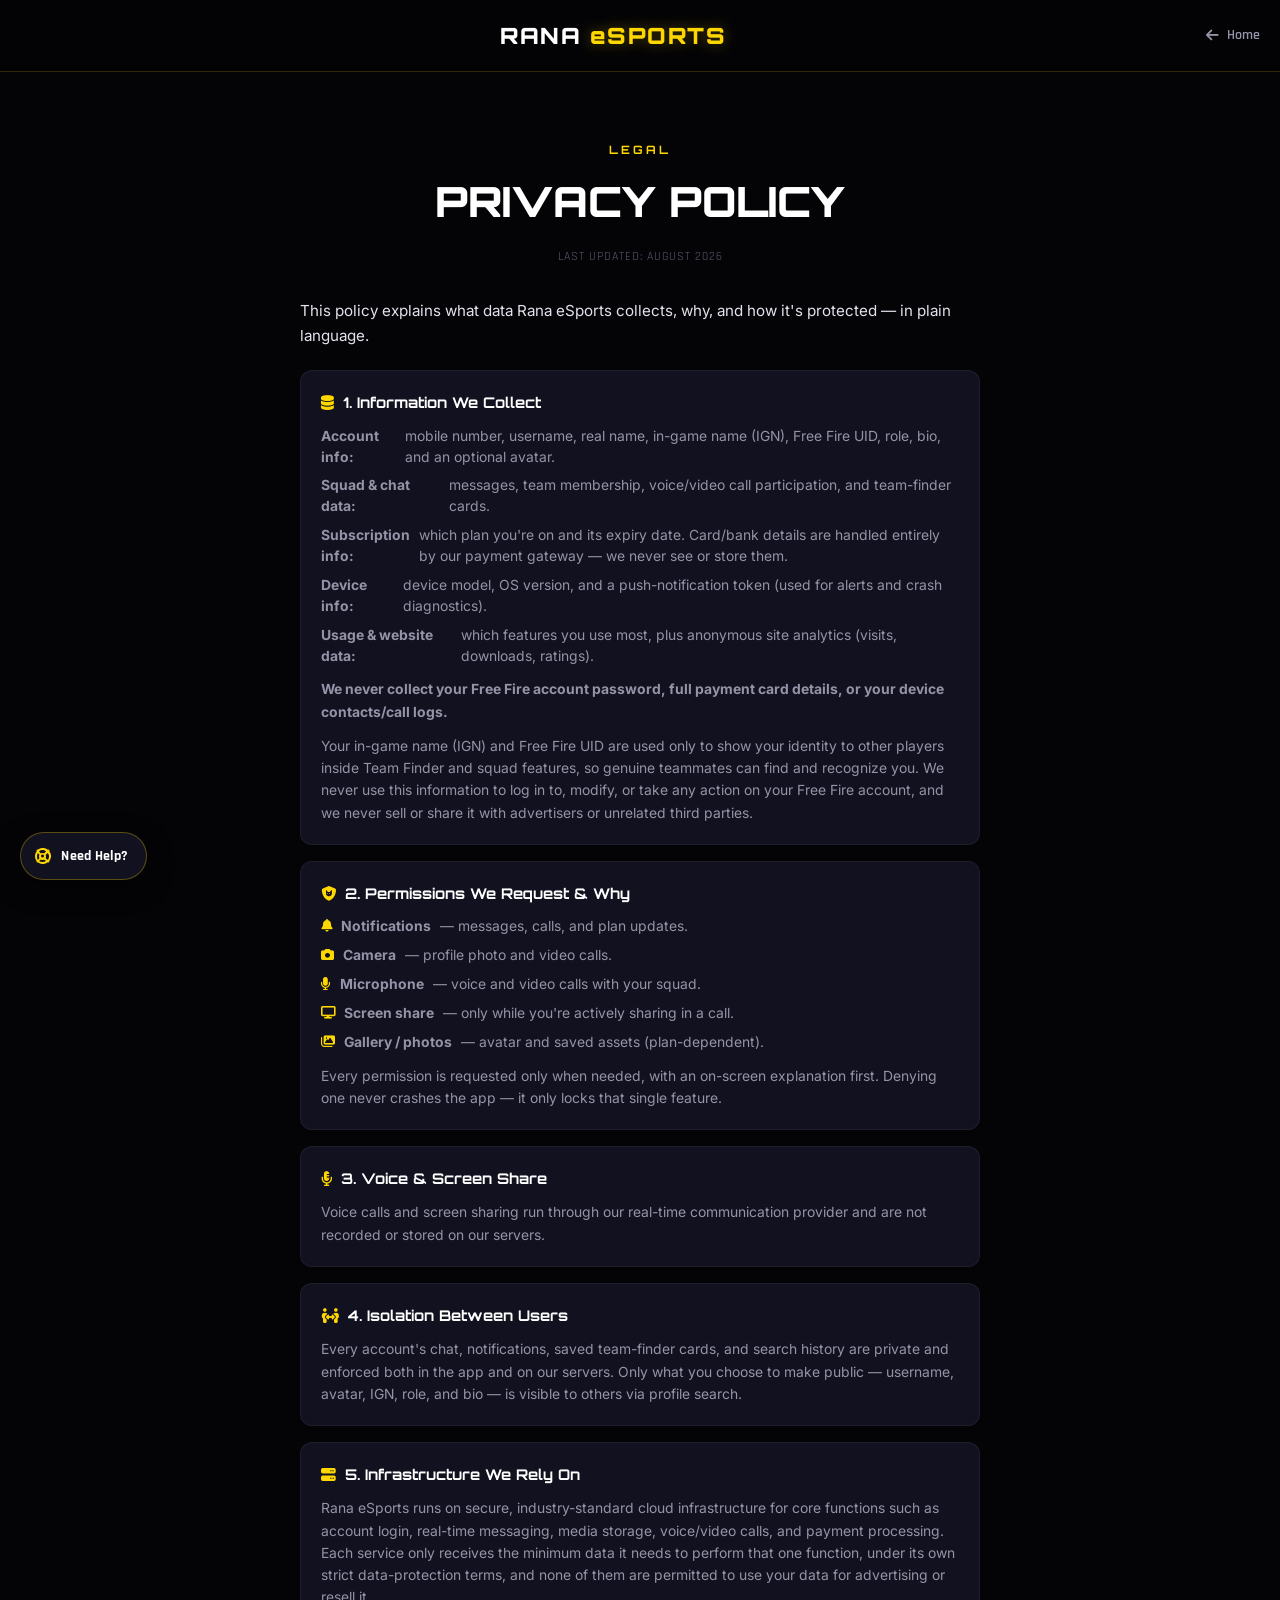
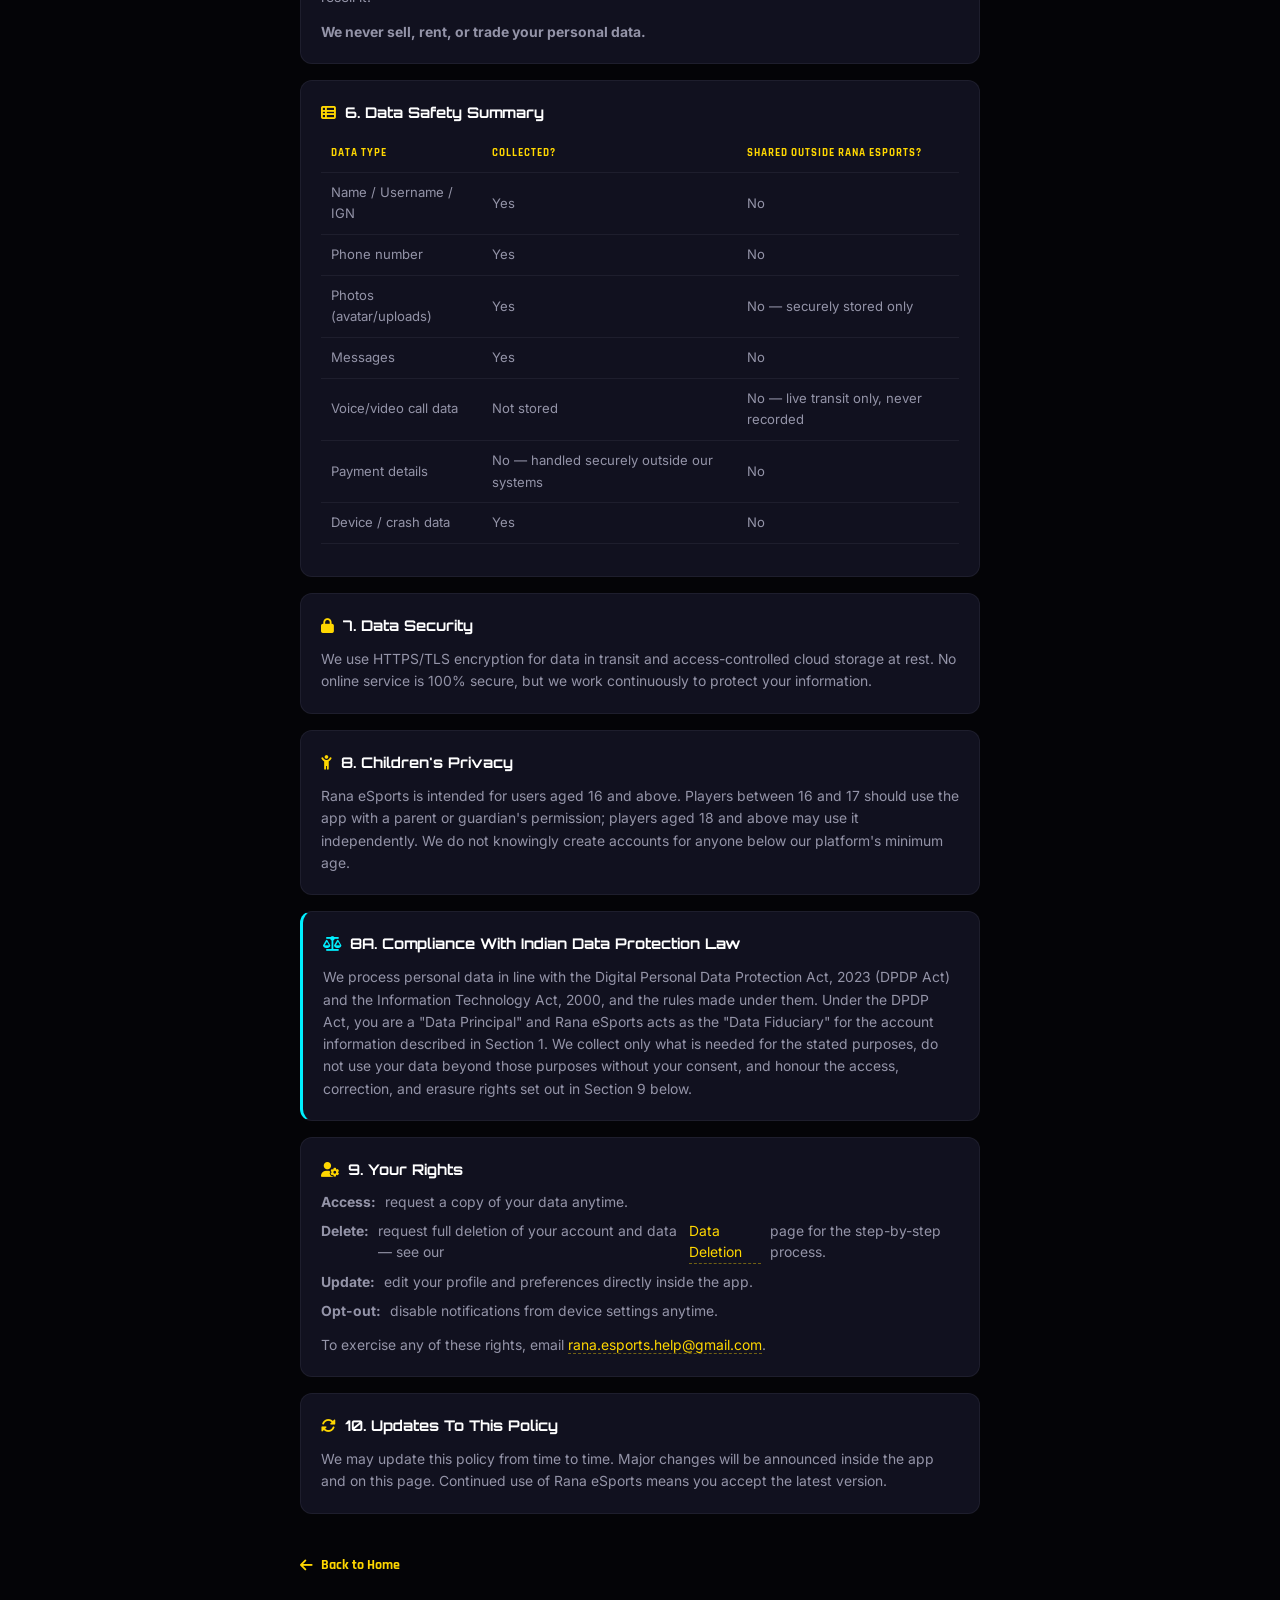
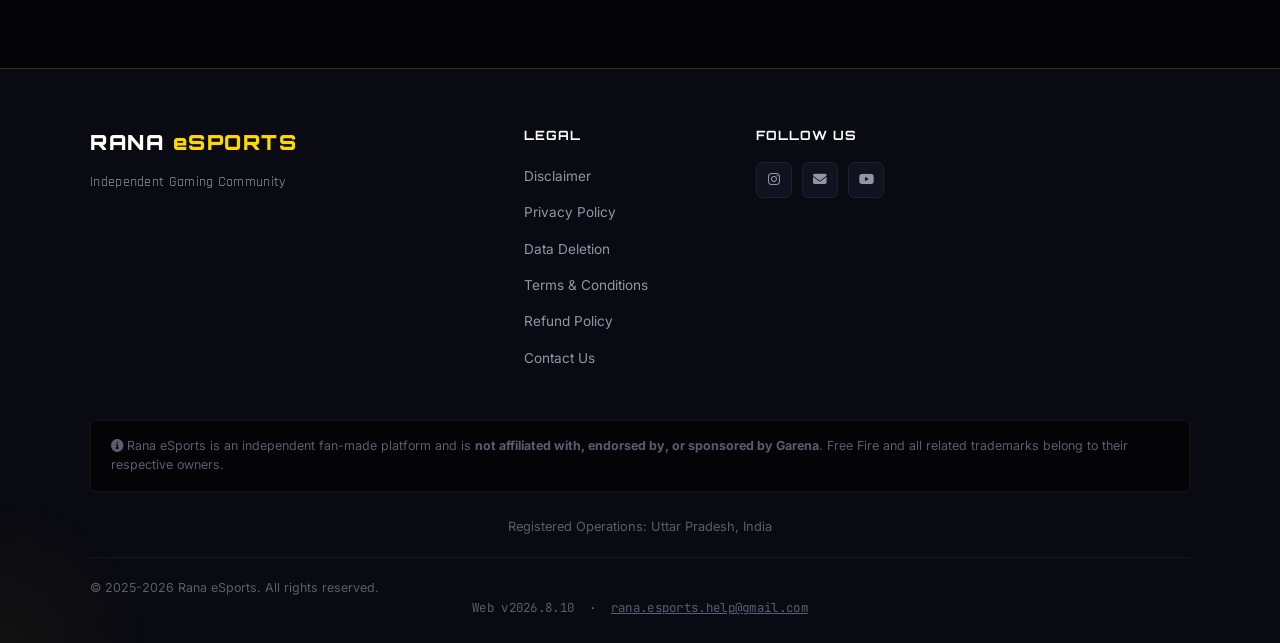
<file: privacy-policy.html>
<!DOCTYPE html>
<html lang="en">
<head>
  <meta charset="UTF-8" />
  <meta http-equiv="X-UA-Compatible" content="IE=edge" />
  <meta name="viewport" content="width=device-width, initial-scale=1.0, maximum-scale=5.0" />
  <meta name="theme-color" content="#040407" />

  <title>Privacy Policy — Rana eSports</title>
  <meta name="description" content="Rana eSports privacy policy: what data we collect, why, and how it's protected." />
  <meta name="robots" content="index, follow" />
  <link rel="icon" type="image/png" href="favicon.png" />
  <link rel="apple-touch-icon" href="apple-touch-icon.png" />

  <link rel="preconnect" href="https://fonts.googleapis.com" />
  <link rel="preconnect" href="https://fonts.gstatic.com" crossorigin />
  <link rel="preconnect" href="https://cdnjs.cloudflare.com" />
  <link rel="stylesheet" href="https://cdnjs.cloudflare.com/ajax/libs/font-awesome/6.4.0/css/all.min.css" />
  <link href="https://fonts.googleapis.com/css2?family=Orbitron:wght@400;700;800;900&family=Rajdhani:wght@400;600;700&family=Inter:wght@300;400;500;600;700&family=JetBrains+Mono:wght@400;600&display=swap" rel="stylesheet" />
  <link rel="stylesheet" href="styles.css?v=3" />
</head>
<body class="standalone-body">

  <nav class="navbar" id="navbar">
    <div class="nav-left"></div>
    <div class="nav-logo">
      <a href="/" aria-label="Rana eSports home">
        <span class="logo-text">RANA <span class="logo-accent">eSPORTS</span></span>
      </a>
    </div>
    <div class="nav-right">
      <a href="/" class="nav-back-link"><i class="fas fa-arrow-left" aria-hidden="true"></i> Home</a>
    </div>
  </nav>

  <main class="standalone-page">
    <div class="standalone-header">
      <span class="section-eyebrow">Legal</span>
      <h1 class="section-title">Privacy Policy</h1>
      <p class="legal-updated">Last updated: August 2026</p>
    </div>

    <div class="standalone-content">
      <p class="legal-intro">This policy explains what data Rana eSports collects, why, and how it's protected — in plain language.</p>

      <div class="legal-block">
        <h3><i class="fas fa-database" aria-hidden="true"></i> 1. Information We Collect</h3>
        <ul class="legal-list">
          <li><strong>Account info:</strong> mobile number, username, real name, in-game name (IGN), Free Fire UID, role, bio, and an optional avatar.</li>
          <li><strong>Squad &amp; chat data:</strong> messages, team membership, voice/video call participation, and team-finder cards.</li>
          <li><strong>Subscription info:</strong> which plan you're on and its expiry date. Card/bank details are handled entirely by our payment gateway — we never see or store them.</li>
          <li><strong>Device info:</strong> device model, OS version, and a push-notification token (used for alerts and crash diagnostics).</li>
          <li><strong>Usage &amp; website data:</strong> which features you use most, plus anonymous site analytics (visits, downloads, ratings).</li>
        </ul>
        <p><strong>We never collect your Free Fire account password, full payment card details, or your device contacts/call logs.</strong></p>
        <p>Your in-game name (IGN) and Free Fire UID are used only to show your identity to other players inside Team Finder and squad features, so genuine teammates can find and recognize you. We never use this information to log in to, modify, or take any action on your Free Fire account, and we never sell or share it with advertisers or unrelated third parties.</p>
      </div>

      <div class="legal-block">
        <h3><i class="fas fa-shield-cat" aria-hidden="true"></i> 2. Permissions We Request &amp; Why</h3>
        <ul class="legal-list">
          <li><i class="fas fa-bell" aria-hidden="true"></i> <strong>Notifications</strong> — messages, calls, and plan updates.</li>
          <li><i class="fas fa-camera" aria-hidden="true"></i> <strong>Camera</strong> — profile photo and video calls.</li>
          <li><i class="fas fa-microphone" aria-hidden="true"></i> <strong>Microphone</strong> — voice and video calls with your squad.</li>
          <li><i class="fas fa-display" aria-hidden="true"></i> <strong>Screen share</strong> — only while you're actively sharing in a call.</li>
          <li><i class="fas fa-images" aria-hidden="true"></i> <strong>Gallery / photos</strong> — avatar and saved assets (plan-dependent).</li>
        </ul>
        <p>Every permission is requested only when needed, with an on-screen explanation first. Denying one never crashes the app — it only locks that single feature.</p>
      </div>

      <div class="legal-block">
        <h3><i class="fas fa-microphone-lines" aria-hidden="true"></i> 3. Voice &amp; Screen Share</h3>
        <p>Voice calls and screen sharing run through our real-time communication provider and are not recorded or stored on our servers.</p>
      </div>

      <div class="legal-block">
        <h3><i class="fas fa-people-arrows" aria-hidden="true"></i> 4. Isolation Between Users</h3>
        <p>Every account's chat, notifications, saved team-finder cards, and search history are private and enforced both in the app and on our servers. Only what you choose to make public — username, avatar, IGN, role, and bio — is visible to others via profile search.</p>
      </div>

      <div class="legal-block">
        <h3><i class="fas fa-server" aria-hidden="true"></i> 5. Infrastructure We Rely On</h3>
        <p>Rana eSports runs on secure, industry-standard cloud infrastructure for core functions such as account login, real-time messaging, media storage, voice/video calls, and payment processing. Each service only receives the minimum data it needs to perform that one function, under its own strict data-protection terms, and none of them are permitted to use your data for advertising or resell it.</p>
        <p><strong>We never sell, rent, or trade your personal data.</strong></p>
      </div>

      <div class="legal-block">
        <h3><i class="fas fa-table-list" aria-hidden="true"></i> 6. Data Safety Summary</h3>
        <table class="legal-table">
          <tr><th>Data type</th><th>Collected?</th><th>Shared outside Rana eSports?</th></tr>
          <tr><td>Name / Username / IGN</td><td>Yes</td><td>No</td></tr>
          <tr><td>Phone number</td><td>Yes</td><td>No</td></tr>
          <tr><td>Photos (avatar/uploads)</td><td>Yes</td><td>No — securely stored only</td></tr>
          <tr><td>Messages</td><td>Yes</td><td>No</td></tr>
          <tr><td>Voice/video call data</td><td>Not stored</td><td>No — live transit only, never recorded</td></tr>
          <tr><td>Payment details</td><td>No — handled securely outside our systems</td><td>No</td></tr>
          <tr><td>Device / crash data</td><td>Yes</td><td>No</td></tr>
        </table>
      </div>

      <div class="legal-block">
        <h3><i class="fas fa-lock" aria-hidden="true"></i> 7. Data Security</h3>
        <p>We use HTTPS/TLS encryption for data in transit and access-controlled cloud storage at rest. No online service is 100% secure, but we work continuously to protect your information.</p>
      </div>

      <div class="legal-block">
        <h3><i class="fas fa-child-reaching" aria-hidden="true"></i> 8. Children's Privacy</h3>
        <p>Rana eSports is intended for users aged 16 and above. Players between 16 and 17 should use the app with a parent or guardian's permission; players aged 18 and above may use it independently. We do not knowingly create accounts for anyone below our platform's minimum age.</p>
      </div>

      <div class="legal-block legal-info">
        <h3><i class="fas fa-scale-balanced" aria-hidden="true"></i> 8A. Compliance With Indian Data Protection Law</h3>
        <p>We process personal data in line with the Digital Personal Data Protection Act, 2023 (DPDP Act) and the Information Technology Act, 2000, and the rules made under them. Under the DPDP Act, you are a "Data Principal" and Rana eSports acts as the "Data Fiduciary" for the account information described in Section 1. We collect only what is needed for the stated purposes, do not use your data beyond those purposes without your consent, and honour the access, correction, and erasure rights set out in Section 9 below.</p>
      </div>

      <div class="legal-block">
        <h3><i class="fas fa-user-gear" aria-hidden="true"></i> 9. Your Rights</h3>
        <ul class="legal-list">
          <li><strong>Access:</strong> request a copy of your data anytime.</li>
          <li><strong>Delete:</strong> request full deletion of your account and data — see our <a href="data-deletion.html">Data Deletion</a> page for the step-by-step process.</li>
          <li><strong>Update:</strong> edit your profile and preferences directly inside the app.</li>
          <li><strong>Opt-out:</strong> disable notifications from device settings anytime.</li>
        </ul>
        <p>To exercise any of these rights, email <a href="mailto:rana.esports.help@gmail.com">rana.esports.help@gmail.com</a>.</p>
      </div>

      <div class="legal-block">
        <h3><i class="fas fa-rotate" aria-hidden="true"></i> 10. Updates To This Policy</h3>
        <p>We may update this policy from time to time. Major changes will be announced inside the app and on this page. Continued use of Rana eSports means you accept the latest version.</p>
      </div>

      <a href="/" class="back-to-home-link"><i class="fas fa-arrow-left" aria-hidden="true"></i> Back to Home</a>
    </div>
  </main>

  <footer class="footer">
    <div class="footer-top">
      <div class="footer-brand">
        <span class="footer-logo">RANA <span class="accent">eSPORTS</span></span>
        <p class="footer-tagline">Independent Gaming Community</p>
      </div>
      <div class="footer-links">
        <h4>Legal</h4>
        <ul>
          <li><a class="footer-legal-btn" href="disclaimer.html">Disclaimer</a></li>
          <li><a class="footer-legal-btn" href="privacy-policy.html">Privacy Policy</a></li>
          <li><a class="footer-legal-btn" href="data-deletion.html">Data Deletion</a></li>
          <li><a class="footer-legal-btn" href="terms.html">Terms &amp; Conditions</a></li>
          <li><a class="footer-legal-btn" href="refund.html">Refund Policy</a></li>
          <li><a class="footer-legal-btn" href="contact.html">Contact Us</a></li>
        </ul>
      </div>
      <div class="footer-links">
        <h4>Follow Us</h4>
        <div class="footer-socials">
          <a href="https://www.instagram.com/rana_esports_official" target="_blank" rel="noopener noreferrer" aria-label="Instagram"><i class="fab fa-instagram" aria-hidden="true"></i></a>
          <a href="mailto:rana.esports.help@gmail.com" aria-label="Email"><i class="fas fa-envelope" aria-hidden="true"></i></a>
          <a href="https://www.youtube.com/@triggercraftx" target="_blank" rel="noopener noreferrer" aria-label="YouTube"><i class="fab fa-youtube" aria-hidden="true"></i></a>
        </div>
      </div>
    </div>
    <div class="footer-disclaimer">
      <p><i class="fas fa-circle-info" aria-hidden="true"></i> Rana eSports is an independent fan-made platform and is <strong>not affiliated with, endorsed by, or sponsored by Garena</strong>. Free Fire and all related trademarks belong to their respective owners.</p>
    </div>
    <div class="footer-address">
      <p>Registered Operations: Uttar Pradesh, India</p>
    </div>
    <div class="footer-bottom">
      <div class="footer-bottom-row">
        <p>&copy; 2025-<span id="footerYear">2026</span> Rana eSports. All rights reserved.</p>
        <!-- Made in India badge removed for a cleaner footer -->
      </div>
      <p class="footer-meta">Web v2026.8.10 &nbsp;·&nbsp; <a href="mailto:rana.esports.help@gmail.com" style="color:var(--text-low); border-bottom:none;">rana.esports.help@gmail.com</a></p>
    </div>
  </footer>

  <a href="mailto:rana.esports.help@gmail.com?subject=Need%20Help%20-%20Rana%20eSports" class="need-help-btn" aria-label="Need help? Email the Rana eSports team">
    <i class="fas fa-life-ring" aria-hidden="true"></i><span>Need Help?</span>
  </a>

  <button class="back-to-top" id="backToTop" type="button" aria-label="Back to top"><i class="fas fa-chevron-up" aria-hidden="true"></i></button>

  <script src="script.js?v=7" defer></script>
</body>
</html>
</file>
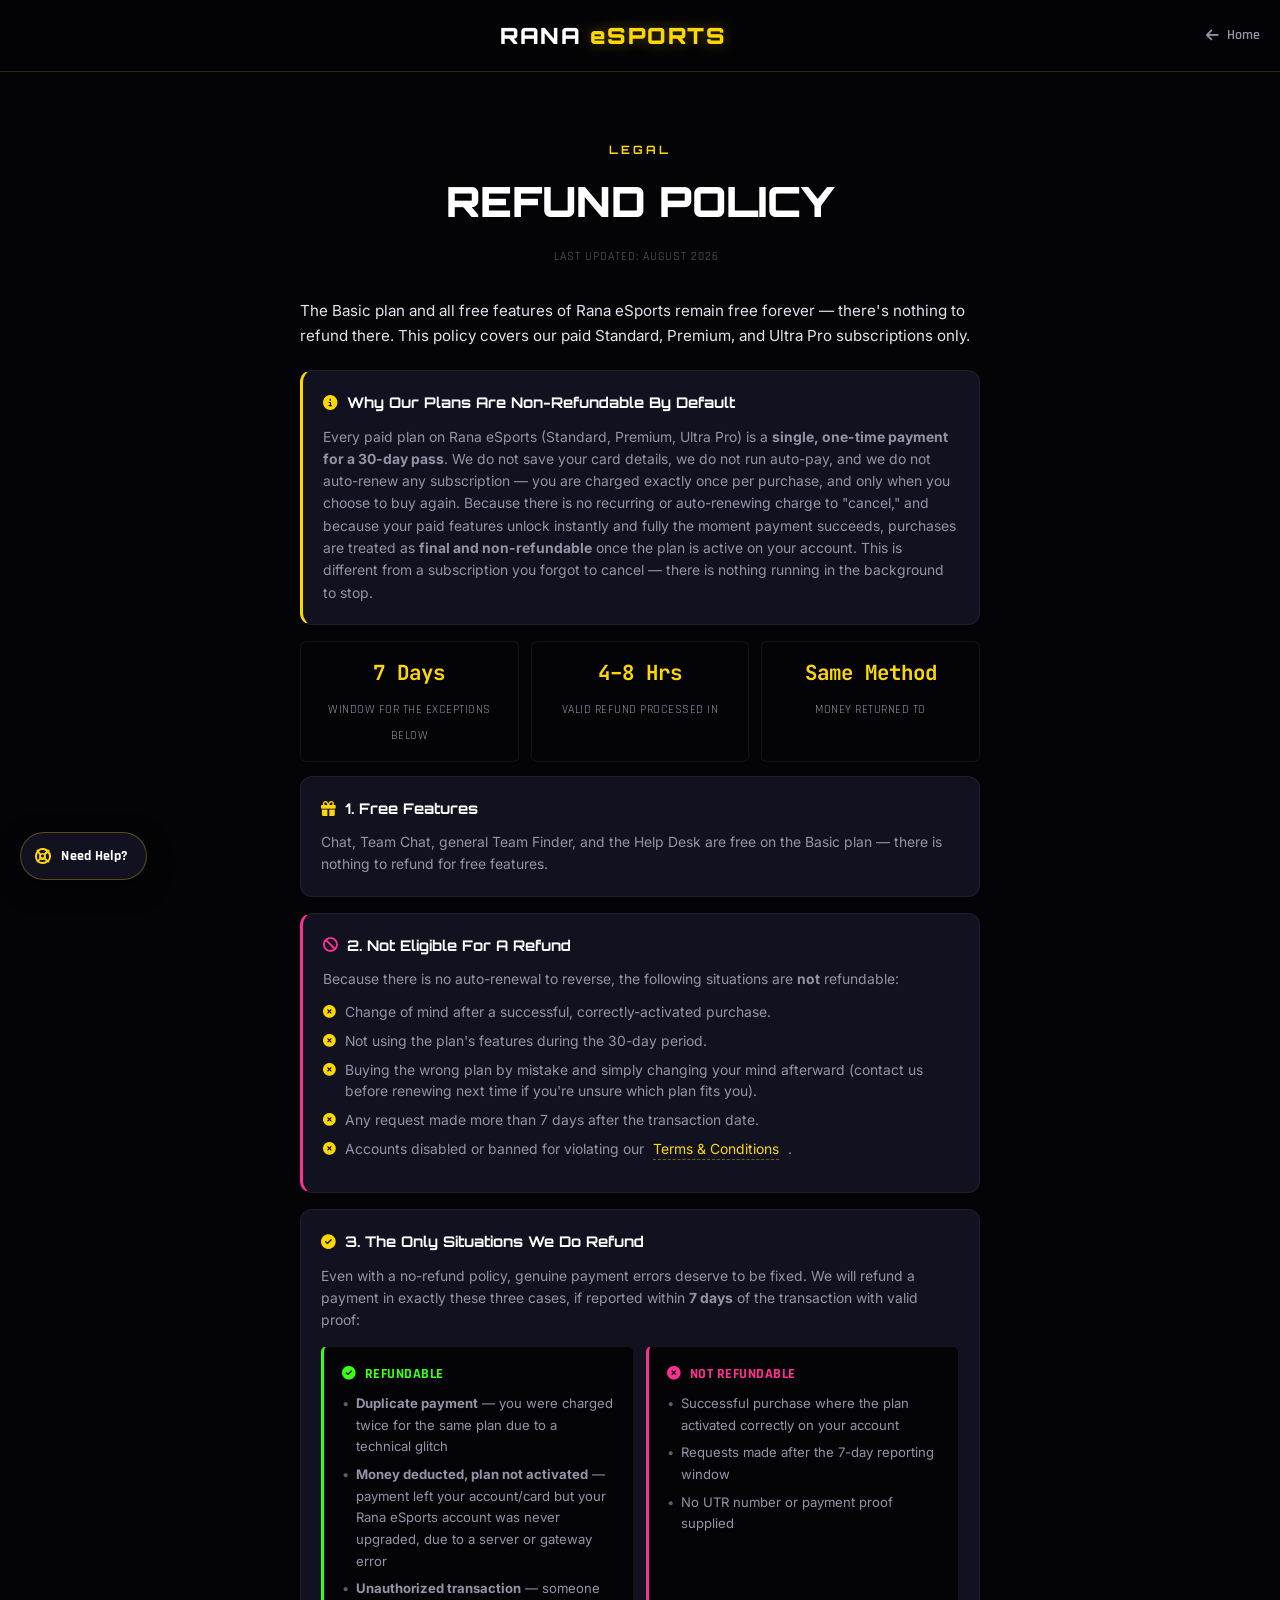
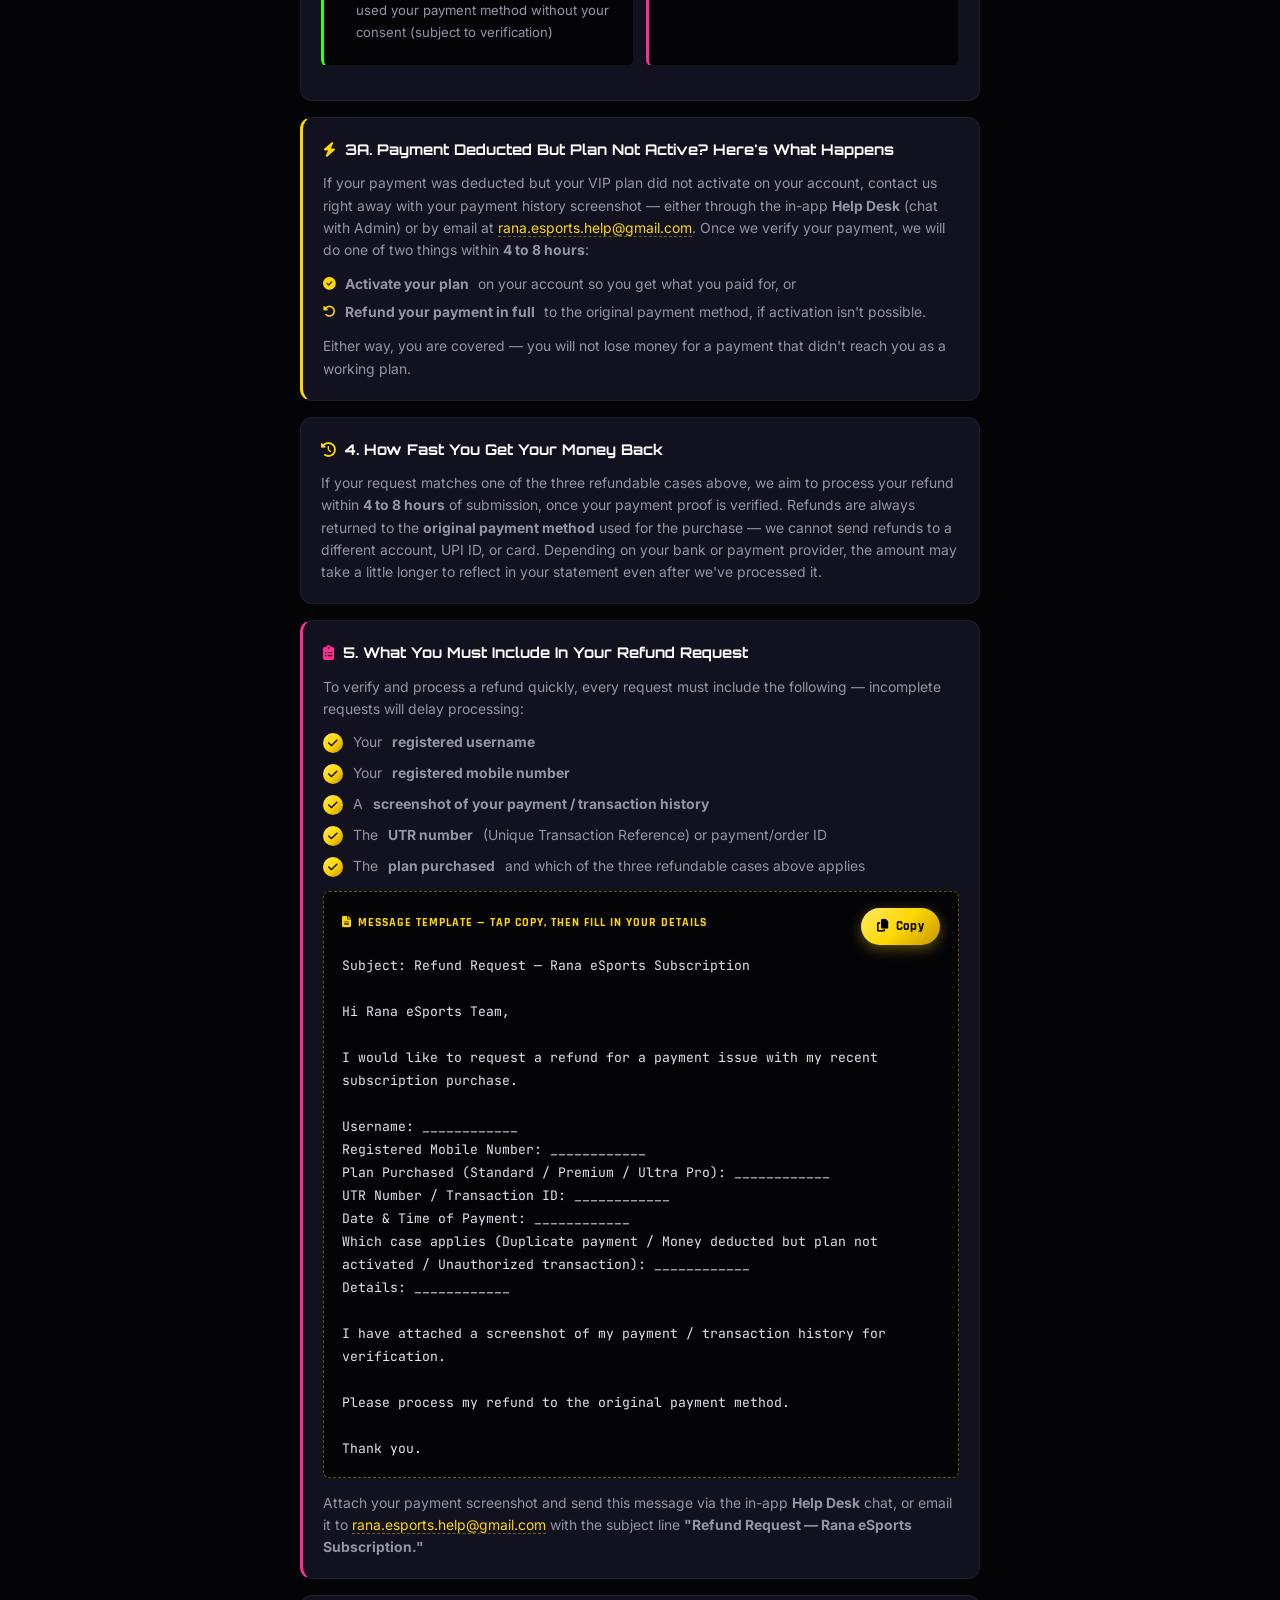
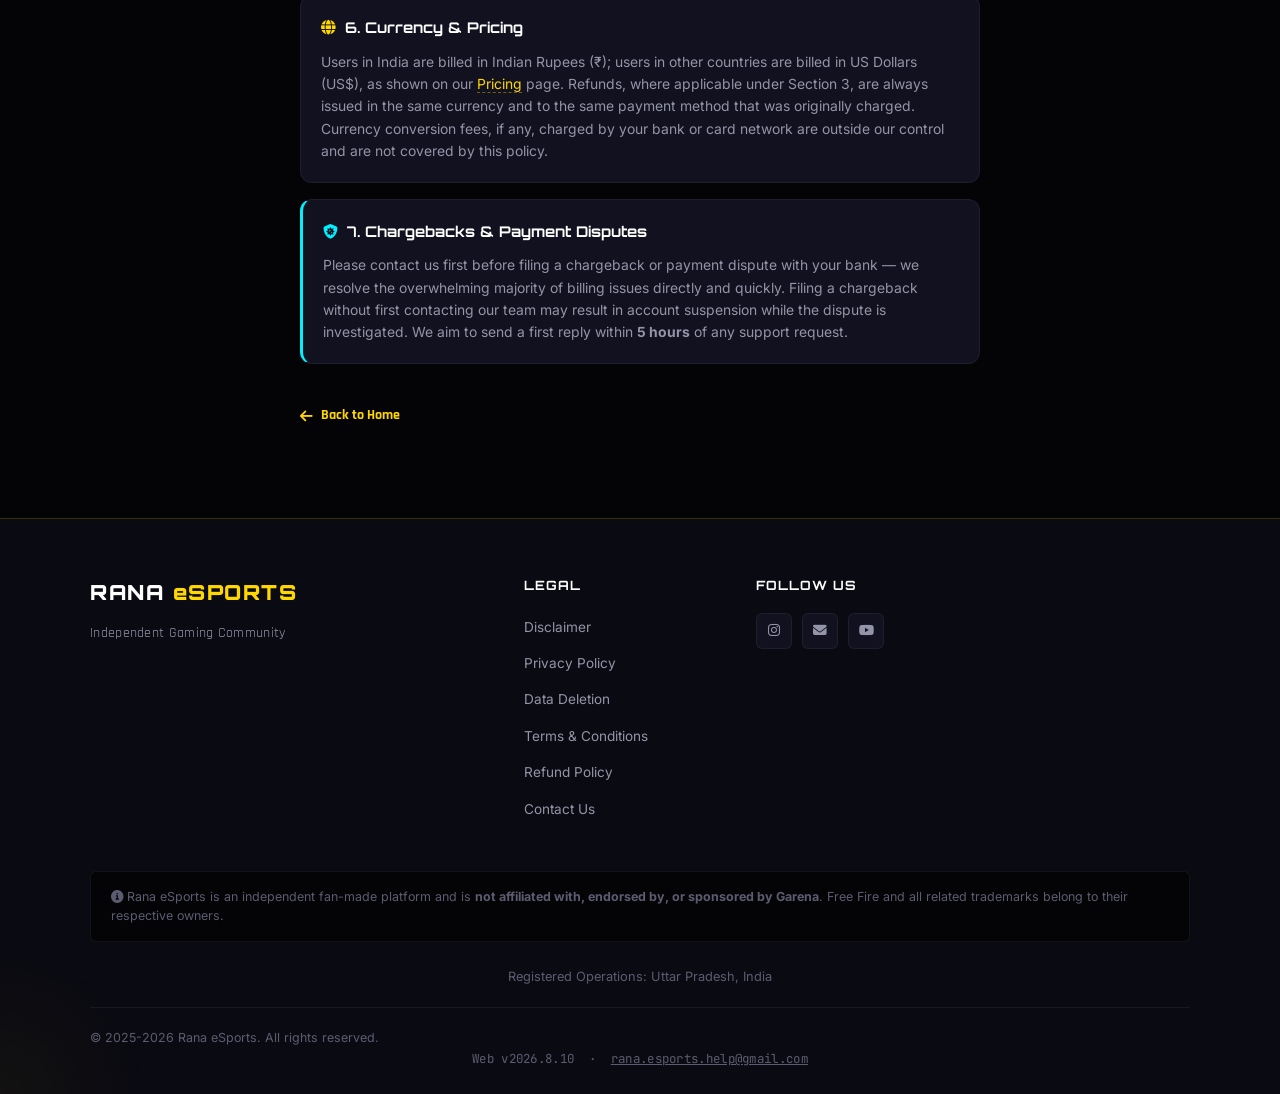
<file: refund.html>
<!DOCTYPE html>
<html lang="en">
<head>
  <meta charset="UTF-8" />
  <meta http-equiv="X-UA-Compatible" content="IE=edge" />
  <meta name="viewport" content="width=device-width, initial-scale=1.0, maximum-scale=5.0" />
  <meta name="theme-color" content="#040407" />

  <title>Refund Policy — Rana eSports</title>
  <meta name="description" content="Rana eSports refund policy — all VIP plan purchases are one-time, non-auto-renewing 30-day passes and are non-refundable once activated, with narrow exceptions." />
  <meta name="robots" content="index, follow" />
  <link rel="icon" type="image/png" href="favicon.png" />
  <link rel="apple-touch-icon" href="apple-touch-icon.png" />

  <link rel="preconnect" href="https://fonts.googleapis.com" />
  <link rel="preconnect" href="https://fonts.gstatic.com" crossorigin />
  <link rel="preconnect" href="https://cdnjs.cloudflare.com" />
  <link rel="stylesheet" href="https://cdnjs.cloudflare.com/ajax/libs/font-awesome/6.4.0/css/all.min.css" />
  <link href="https://fonts.googleapis.com/css2?family=Orbitron:wght@400;700;800;900&family=Rajdhani:wght@400;600;700&family=Inter:wght@300;400;500;600;700&family=JetBrains+Mono:wght@400;600&display=swap" rel="stylesheet" />
  <link rel="stylesheet" href="styles.css?v=3" />
</head>
<body class="standalone-body">

  <nav class="navbar" id="navbar">
    <div class="nav-left"></div>
    <div class="nav-logo">
      <a href="/" aria-label="Rana eSports home">
        <span class="logo-text">RANA <span class="logo-accent">eSPORTS</span></span>
      </a>
    </div>
    <div class="nav-right">
      <a href="/" class="nav-back-link"><i class="fas fa-arrow-left" aria-hidden="true"></i> Home</a>
    </div>
  </nav>

  <main class="standalone-page">
    <div class="standalone-header">
      <span class="section-eyebrow">Legal</span>
      <h1 class="section-title">Refund Policy</h1>
      <p class="legal-updated">Last updated: August 2026 &nbsp;</p>
    </div>

    <div class="standalone-content">
      <p class="legal-intro">The Basic plan and all free features of Rana eSports remain free forever — there's nothing to refund there. This policy covers our paid Standard, Premium, and Ultra Pro subscriptions only.</p>

      <div class="legal-block legal-highlight">
        <h3><i class="fas fa-circle-info" aria-hidden="true"></i> Why Our Plans Are Non-Refundable By Default</h3>
        <p>Every paid plan on Rana eSports (Standard, Premium, Ultra Pro) is a <strong>single, one-time payment for a 30-day pass</strong>. We do not save your card details, we do not run auto-pay, and we do not auto-renew any subscription — you are charged exactly once per purchase, and only when you choose to buy again. Because there is no recurring or auto-renewing charge to "cancel," and because your paid features unlock instantly and fully the moment payment succeeds, purchases are treated as <strong>final and non-refundable</strong> once the plan is active on your account. This is different from a subscription you forgot to cancel — there is nothing running in the background to stop.</p>
      </div>

      <div class="timeline-strip">
        <div class="timeline-chip">
          <span class="timeline-num">7 Days</span>
          <span class="timeline-label">Window For The Exceptions Below</span>
        </div>
        <div class="timeline-chip">
          <span class="timeline-num">4–8 Hrs</span>
          <span class="timeline-label">Valid Refund Processed In</span>
        </div>
        <div class="timeline-chip">
          <span class="timeline-num">Same Method</span>
          <span class="timeline-label">Money Returned To</span>
        </div>
      </div>

      <div class="legal-block">
        <h3><i class="fas fa-gift" aria-hidden="true"></i> 1. Free Features</h3>
        <p>Chat, Team Chat, general Team Finder, and the Help Desk are free on the Basic plan — there is nothing to refund for free features.</p>
      </div>

      <div class="legal-block legal-warning">
        <h3><i class="fas fa-ban" aria-hidden="true"></i> 2. Not Eligible For A Refund</h3>
        <p>Because there is no auto-renewal to reverse, the following situations are <strong>not</strong> refundable:</p>
        <ul class="legal-list">
          <li><i class="fas fa-circle-xmark" aria-hidden="true"></i> Change of mind after a successful, correctly-activated purchase.</li>
          <li><i class="fas fa-circle-xmark" aria-hidden="true"></i> Not using the plan's features during the 30-day period.</li>
          <li><i class="fas fa-circle-xmark" aria-hidden="true"></i> Buying the wrong plan by mistake and simply changing your mind afterward (contact us before renewing next time if you're unsure which plan fits you).</li>
          <li><i class="fas fa-circle-xmark" aria-hidden="true"></i> Any request made more than 7 days after the transaction date.</li>
          <li><i class="fas fa-circle-xmark" aria-hidden="true"></i> Accounts disabled or banned for violating our <a href="terms.html">Terms &amp; Conditions</a>.</li>
        </ul>
      </div>

      <div class="legal-block">
        <h3><i class="fas fa-circle-check" aria-hidden="true"></i> 3. The Only Situations We Do Refund</h3>
        <p>Even with a no-refund policy, genuine payment errors deserve to be fixed. We will refund a payment in exactly these three cases, if reported within <strong>7 days</strong> of the transaction with valid proof:</p>

        <div class="eligibility-row">
          <div class="eligibility-card eligible">
            <h4><i class="fas fa-circle-check" aria-hidden="true"></i> Refundable</h4>
            <ul>
              <li><strong>Duplicate payment</strong> — you were charged twice for the same plan due to a technical glitch</li>
              <li><strong>Money deducted, plan not activated</strong> — payment left your account/card but your Rana eSports account was never upgraded, due to a server or gateway error</li>
              <li><strong>Unauthorized transaction</strong> — someone used your payment method without your consent (subject to verification)</li>
            </ul>
          </div>
          <div class="eligibility-card not-eligible">
            <h4><i class="fas fa-circle-xmark" aria-hidden="true"></i> Not Refundable</h4>
            <ul>
              <li>Successful purchase where the plan activated correctly on your account</li>
              <li>Requests made after the 7-day reporting window</li>
              <li>No UTR number or payment proof supplied</li>
            </ul>
          </div>
        </div>
      </div>

      <div class="legal-block legal-highlight">
        <h3><i class="fas fa-bolt" aria-hidden="true"></i> 3A. Payment Deducted But Plan Not Active? Here's What Happens</h3>
        <p>If your payment was deducted but your VIP plan did not activate on your account, contact us right away with your payment history screenshot — either through the in-app <strong>Help Desk</strong> (chat with Admin) or by email at <a href="mailto:rana.esports.help@gmail.com">rana.esports.help@gmail.com</a>. Once we verify your payment, we will do one of two things within <strong>4 to 8 hours</strong>:</p>
        <ul class="legal-list">
          <li><i class="fas fa-check-circle" aria-hidden="true"></i> <strong>Activate your plan</strong> on your account so you get what you paid for, or</li>
          <li><i class="fas fa-rotate-left" aria-hidden="true"></i> <strong>Refund your payment in full</strong> to the original payment method, if activation isn't possible.</li>
        </ul>
        <p>Either way, you are covered — you will not lose money for a payment that didn't reach you as a working plan.</p>
      </div>

      <div class="legal-block">
        <h3><i class="fas fa-clock-rotate-left" aria-hidden="true"></i> 4. How Fast You Get Your Money Back</h3>
        <p>If your request matches one of the three refundable cases above, we aim to process your refund within <strong>4 to 8 hours</strong> of submission, once your payment proof is verified. Refunds are always returned to the <strong>original payment method</strong> used for the purchase — we cannot send refunds to a different account, UPI ID, or card. Depending on your bank or payment provider, the amount may take a little longer to reflect in your statement even after we've processed it.</p>
      </div>

      <div class="legal-block legal-warning">
        <h3><i class="fas fa-clipboard-list" aria-hidden="true"></i> 5. What You Must Include In Your Refund Request</h3>
        <p>To verify and process a refund quickly, every request must include the following — incomplete requests will delay processing:</p>
        <ul class="requirement-list">
          <li><i class="fas fa-check" aria-hidden="true"></i> Your <strong>registered username</strong></li>
          <li><i class="fas fa-check" aria-hidden="true"></i> Your <strong>registered mobile number</strong></li>
          <li><i class="fas fa-check" aria-hidden="true"></i> A <strong>screenshot of your payment / transaction history</strong></li>
          <li><i class="fas fa-check" aria-hidden="true"></i> The <strong>UTR number</strong> (Unique Transaction Reference) or payment/order ID</li>
          <li><i class="fas fa-check" aria-hidden="true"></i> The <strong>plan purchased</strong> and which of the three refundable cases above applies</li>
        </ul>

        <div class="refund-message-box">
          <div class="message-box-header">
            <span class="delete-message-label"><i class="fas fa-file-lines" aria-hidden="true"></i> Message Template — Tap Copy, Then Fill In Your Details</span>
            <button type="button" class="copy-btn" data-copy-target="refundMsgText"><i class="fas fa-copy" aria-hidden="true"></i> Copy</button>
          </div>
          <pre class="message-box-text" id="refundMsgText">Subject: Refund Request — Rana eSports Subscription

Hi Rana eSports Team,

I would like to request a refund for a payment issue with my recent subscription purchase.

Username: ____________
Registered Mobile Number: ____________
Plan Purchased (Standard / Premium / Ultra Pro): ____________
UTR Number / Transaction ID: ____________
Date &amp; Time of Payment: ____________
Which case applies (Duplicate payment / Money deducted but plan not activated / Unauthorized transaction): ____________
Details: ____________

I have attached a screenshot of my payment / transaction history for verification.

Please process my refund to the original payment method.

Thank you.</pre>
        </div>
        <p>Attach your payment screenshot and send this message via the in-app <strong>Help Desk</strong> chat, or email it to <a href="mailto:rana.esports.help@gmail.com">rana.esports.help@gmail.com</a> with the subject line <strong>"Refund Request — Rana eSports Subscription."</strong></p>
      </div>

      <div class="legal-block">
        <h3><i class="fas fa-globe" aria-hidden="true"></i> 6. Currency &amp; Pricing</h3>
        <p>Users in India are billed in Indian Rupees (₹); users in other countries are billed in US Dollars (US$), as shown on our <a href="/#pricing">Pricing</a> page. Refunds, where applicable under Section 3, are always issued in the same currency and to the same payment method that was originally charged. Currency conversion fees, if any, charged by your bank or card network are outside our control and are not covered by this policy.</p>
      </div>

      <div class="legal-block legal-info">
        <h3><i class="fas fa-shield-virus" aria-hidden="true"></i> 7. Chargebacks &amp; Payment Disputes</h3>
        <p>Please contact us first before filing a chargeback or payment dispute with your bank — we resolve the overwhelming majority of billing issues directly and quickly. Filing a chargeback without first contacting our team may result in account suspension while the dispute is investigated. We aim to send a first reply within <strong>5 hours</strong> of any support request.</p>
      </div>

      <a href="/" class="back-to-home-link"><i class="fas fa-arrow-left" aria-hidden="true"></i> Back to Home</a>
    </div>
  </main>

  <footer class="footer">
    <div class="footer-top">
      <div class="footer-brand">
        <span class="footer-logo">RANA <span class="accent">eSPORTS</span></span>
        <p class="footer-tagline">Independent Gaming Community</p>
      </div>
      <div class="footer-links">
        <h4>Legal</h4>
        <ul>
          <li><a class="footer-legal-btn" href="disclaimer.html">Disclaimer</a></li>
          <li><a class="footer-legal-btn" href="privacy-policy.html">Privacy Policy</a></li>
          <li><a class="footer-legal-btn" href="data-deletion.html">Data Deletion</a></li>
          <li><a class="footer-legal-btn" href="terms.html">Terms &amp; Conditions</a></li>
          <li><a class="footer-legal-btn" href="refund.html">Refund Policy</a></li>
          <li><a class="footer-legal-btn" href="contact.html">Contact Us</a></li>
        </ul>
      </div>
      <div class="footer-links">
        <h4>Follow Us</h4>
        <div class="footer-socials">
          <a href="https://www.instagram.com/rana_esports_official" target="_blank" rel="noopener noreferrer" aria-label="Instagram"><i class="fab fa-instagram" aria-hidden="true"></i></a>
          <a href="mailto:rana.esports.help@gmail.com" aria-label="Email"><i class="fas fa-envelope" aria-hidden="true"></i></a>
          <a href="https://www.youtube.com/@triggercraftx" target="_blank" rel="noopener noreferrer" aria-label="YouTube"><i class="fab fa-youtube" aria-hidden="true"></i></a>
        </div>
      </div>
    </div>
    <div class="footer-disclaimer">
      <p><i class="fas fa-circle-info" aria-hidden="true"></i> Rana eSports is an independent fan-made platform and is <strong>not affiliated with, endorsed by, or sponsored by Garena</strong>. Free Fire and all related trademarks belong to their respective owners.</p>
    </div>
    <div class="footer-address">
      <p>Registered Operations: Uttar Pradesh, India</p>
    </div>
    <div class="footer-bottom">
      <div class="footer-bottom-row">
        <p>&copy; 2025-<span id="footerYear">2026</span> Rana eSports. All rights reserved.</p>
        <!-- Made in India badge removed for a cleaner footer -->
      </div>
      <p class="footer-meta">Web v2026.8.10 &nbsp;·&nbsp; <a href="mailto:rana.esports.help@gmail.com" style="color:var(--text-low); border-bottom:none;">rana.esports.help@gmail.com</a></p>
    </div>
  </footer>

  <a href="mailto:rana.esports.help@gmail.com?subject=Need%20Help%20-%20Rana%20eSports" class="need-help-btn" aria-label="Need help? Email the Rana eSports team">
    <i class="fas fa-life-ring" aria-hidden="true"></i><span>Need Help?</span>
  </a>

  <button class="back-to-top" id="backToTop" type="button" aria-label="Back to top"><i class="fas fa-chevron-up" aria-hidden="true"></i></button>

  <script src="script.js?v=7" defer></script>
</body>
</html>
</file>
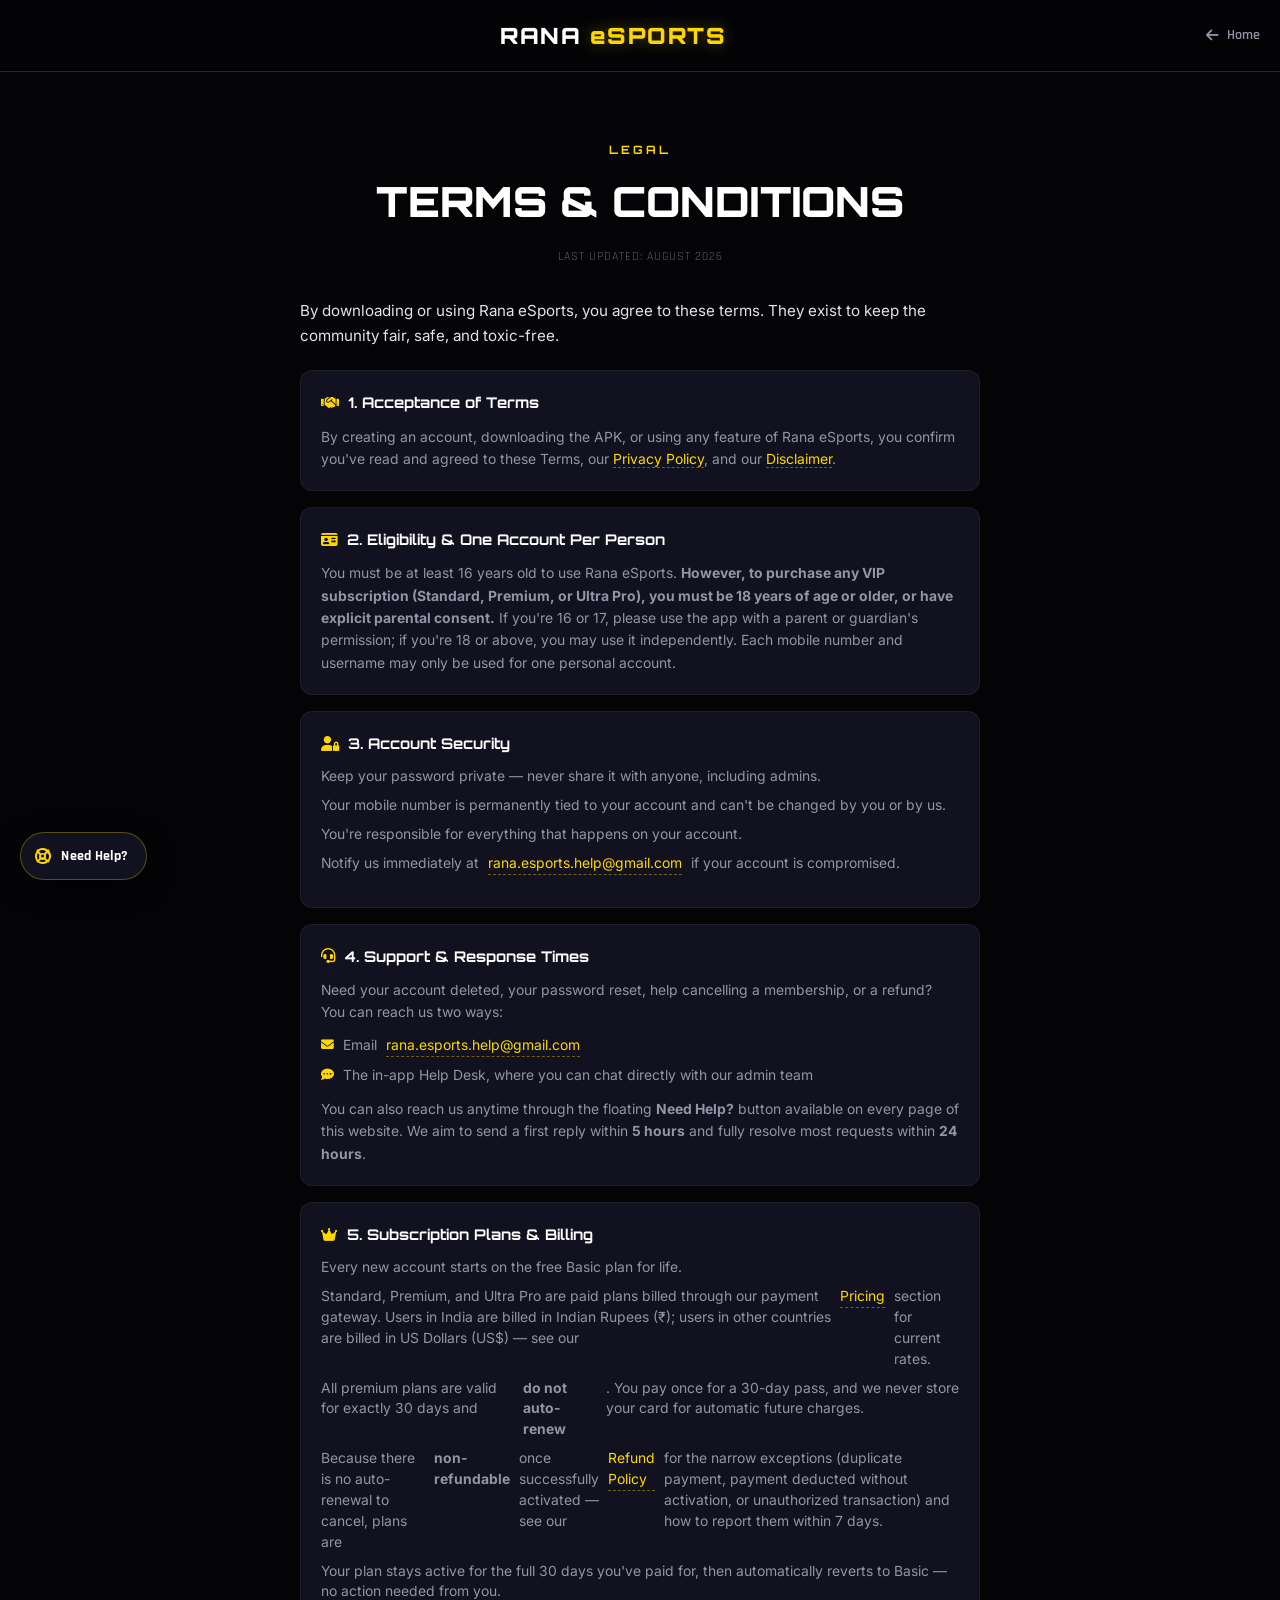
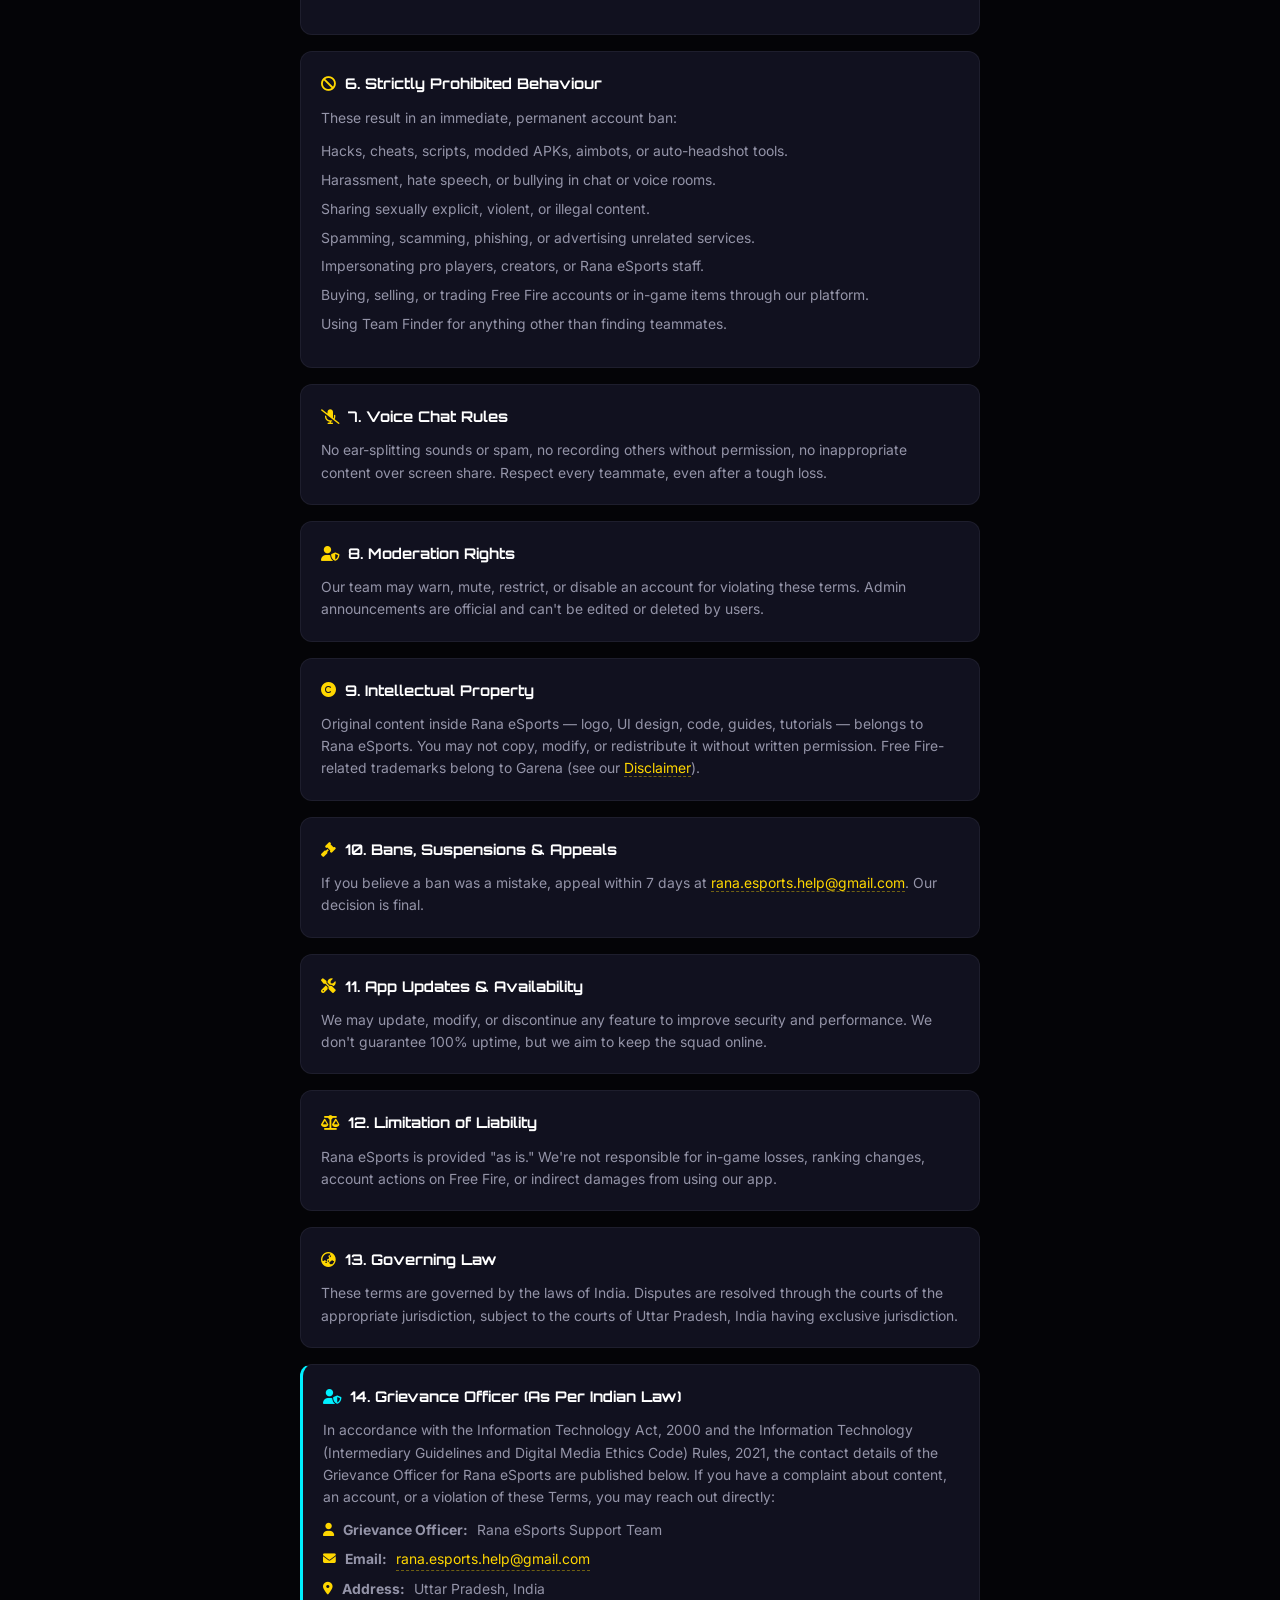
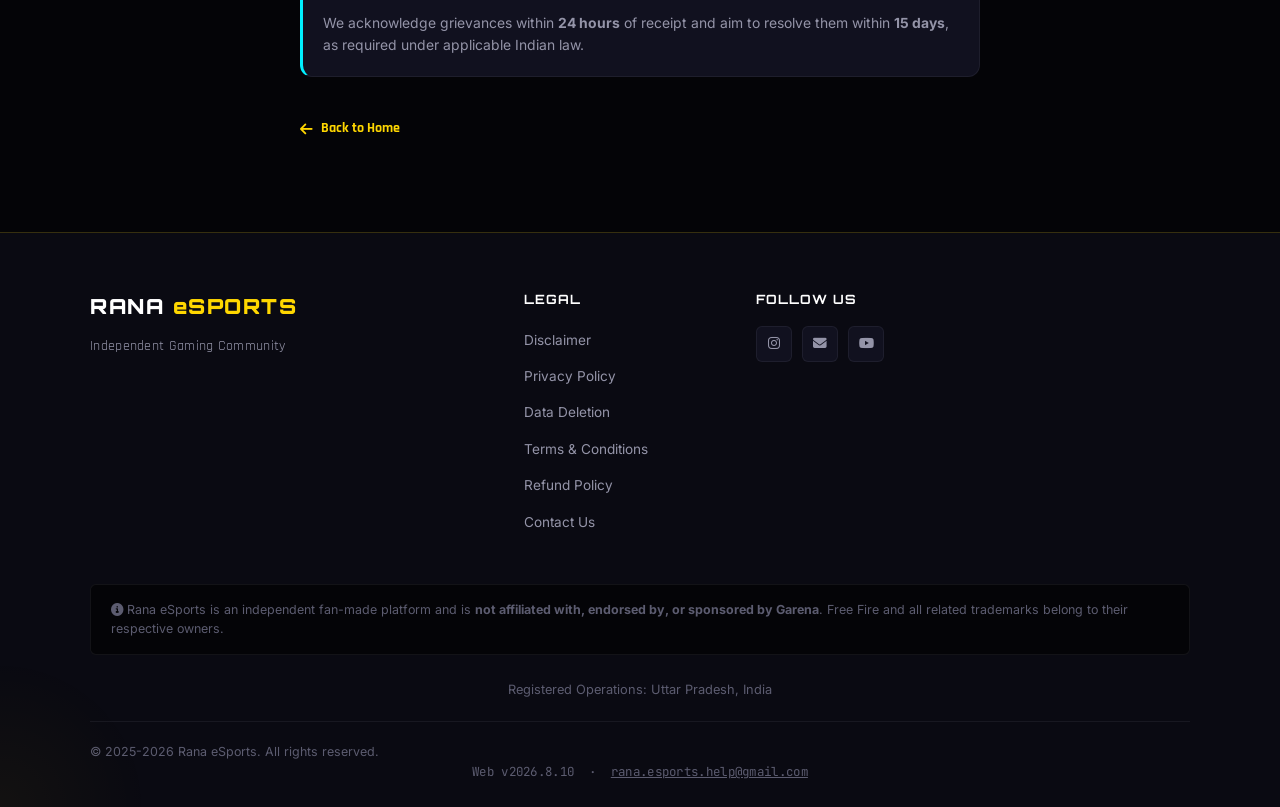
<file: terms.html>
<!DOCTYPE html>
<html lang="en">
<head>
  <meta charset="UTF-8" />
  <meta http-equiv="X-UA-Compatible" content="IE=edge" />
  <meta name="viewport" content="width=device-width, initial-scale=1.0, maximum-scale=5.0" />
  <meta name="theme-color" content="#040407" />

  <title>Terms &amp; Conditions — Rana eSports</title>
  <meta name="description" content="Rana eSports terms and conditions covering accounts, subscriptions, prohibited behaviour, and more." />
  <meta name="robots" content="index, follow" />
  <link rel="icon" type="image/png" href="favicon.png" />
  <link rel="apple-touch-icon" href="apple-touch-icon.png" />

  <link rel="preconnect" href="https://fonts.googleapis.com" />
  <link rel="preconnect" href="https://fonts.gstatic.com" crossorigin />
  <link rel="preconnect" href="https://cdnjs.cloudflare.com" />
  <link rel="stylesheet" href="https://cdnjs.cloudflare.com/ajax/libs/font-awesome/6.4.0/css/all.min.css" />
  <link href="https://fonts.googleapis.com/css2?family=Orbitron:wght@400;700;800;900&family=Rajdhani:wght@400;600;700&family=Inter:wght@300;400;500;600;700&family=JetBrains+Mono:wght@400;600&display=swap" rel="stylesheet" />
  <link rel="stylesheet" href="styles.css?v=3" />
</head>
<body class="standalone-body">

  <nav class="navbar" id="navbar">
    <div class="nav-left"></div>
    <div class="nav-logo">
      <a href="/" aria-label="Rana eSports home">
        <span class="logo-text">RANA <span class="logo-accent">eSPORTS</span></span>
      </a>
    </div>
    <div class="nav-right">
      <a href="/" class="nav-back-link"><i class="fas fa-arrow-left" aria-hidden="true"></i> Home</a>
    </div>
  </nav>

  <main class="standalone-page">
    <div class="standalone-header">
      <span class="section-eyebrow">Legal</span>
      <h1 class="section-title">Terms &amp; Conditions</h1>
      <p class="legal-updated">Last updated: August 2026</p>
    </div>

    <div class="standalone-content">
      <p class="legal-intro">By downloading or using Rana eSports, you agree to these terms. They exist to keep the community fair, safe, and toxic-free.</p>

      <div class="legal-block">
        <h3><i class="fas fa-handshake" aria-hidden="true"></i> 1. Acceptance of Terms</h3>
        <p>By creating an account, downloading the APK, or using any feature of Rana eSports, you confirm you've read and agreed to these Terms, our <a href="privacy-policy.html">Privacy Policy</a>, and our <a href="disclaimer.html">Disclaimer</a>.</p>
      </div>
      <div class="legal-block">
        <h3><i class="fas fa-id-card" aria-hidden="true"></i> 2. Eligibility &amp; One Account Per Person</h3>
        <p>You must be at least 16 years old to use Rana eSports. <strong>However, to purchase any VIP subscription (Standard, Premium, or Ultra Pro), you must be 18 years of age or older, or have explicit parental consent.</strong> If you're 16 or 17, please use the app with a parent or guardian's permission; if you're 18 or above, you may use it independently. Each mobile number and username may only be used for one personal account.</p>
      </div>
      <div class="legal-block">
        <h3><i class="fas fa-user-lock" aria-hidden="true"></i> 3. Account Security</h3>
        <ul class="legal-list">
          <li>Keep your password private — never share it with anyone, including admins.</li>
          <li>Your mobile number is permanently tied to your account and can't be changed by you or by us.</li>
          <li>You're responsible for everything that happens on your account.</li>
          <li>Notify us immediately at <a href="mailto:rana.esports.help@gmail.com">rana.esports.help@gmail.com</a> if your account is compromised.</li>
        </ul>
      </div>
      <div class="legal-block">
        <h3><i class="fas fa-headset" aria-hidden="true"></i> 4. Support &amp; Response Times</h3>
        <p>Need your account deleted, your password reset, help cancelling a membership, or a refund? You can reach us two ways:</p>
        <ul class="legal-list">
          <li><i class="fas fa-envelope" aria-hidden="true"></i> Email <a href="mailto:rana.esports.help@gmail.com">rana.esports.help@gmail.com</a></li>
          <li><i class="fas fa-comment-dots" aria-hidden="true"></i> The in-app Help Desk, where you can chat directly with our admin team</li>
        </ul>
        <p>You can also reach us anytime through the floating <strong>Need Help?</strong> button available on every page of this website. We aim to send a first reply within <strong>5 hours</strong> and fully resolve most requests within <strong>24 hours</strong>.</p>
      </div>

      <div class="legal-block">
        <h3><i class="fas fa-crown" aria-hidden="true"></i> 5. Subscription Plans &amp; Billing</h3>
        <ul class="legal-list">
          <li>Every new account starts on the free Basic plan for life.</li>
          <li>Standard, Premium, and Ultra Pro are paid plans billed through our payment gateway. Users in India are billed in Indian Rupees (₹); users in other countries are billed in US Dollars (US$) — see our <a href="/#pricing">Pricing</a> section for current rates.</li>
          <li>All premium plans are valid for exactly 30 days and <strong>do not auto-renew</strong>. You pay once for a 30-day pass, and we never store your card for automatic future charges.</li>
          <li>Because there is no auto-renewal to cancel, plans are <strong>non-refundable</strong> once successfully activated — see our <a href="refund.html">Refund Policy</a> for the narrow exceptions (duplicate payment, payment deducted without activation, or unauthorized transaction) and how to report them within 7 days.</li>
          <li>Your plan stays active for the full 30 days you've paid for, then automatically reverts to Basic — no action needed from you.</li>
        </ul>
      </div>
      <div class="legal-block">
        <h3><i class="fas fa-ban" aria-hidden="true"></i> 6. Strictly Prohibited Behaviour</h3>
        <p>These result in an immediate, permanent account ban:</p>
        <ul class="legal-list">
          <li>Hacks, cheats, scripts, modded APKs, aimbots, or auto-headshot tools.</li>
          <li>Harassment, hate speech, or bullying in chat or voice rooms.</li>
          <li>Sharing sexually explicit, violent, or illegal content.</li>
          <li>Spamming, scamming, phishing, or advertising unrelated services.</li>
          <li>Impersonating pro players, creators, or Rana eSports staff.</li>
          <li>Buying, selling, or trading Free Fire accounts or in-game items through our platform.</li>
          <li>Using Team Finder for anything other than finding teammates.</li>
        </ul>
      </div>
      <div class="legal-block">
        <h3><i class="fas fa-microphone-slash" aria-hidden="true"></i> 7. Voice Chat Rules</h3>
        <p>No ear-splitting sounds or spam, no recording others without permission, no inappropriate content over screen share. Respect every teammate, even after a tough loss.</p>
      </div>
      <div class="legal-block">
        <h3><i class="fas fa-user-shield" aria-hidden="true"></i> 8. Moderation Rights</h3>
        <p>Our team may warn, mute, restrict, or disable an account for violating these terms. Admin announcements are official and can't be edited or deleted by users.</p>
      </div>
      <div class="legal-block">
        <h3><i class="fas fa-copyright" aria-hidden="true"></i> 9. Intellectual Property</h3>
        <p>Original content inside Rana eSports — logo, UI design, code, guides, tutorials — belongs to Rana eSports. You may not copy, modify, or redistribute it without written permission. Free Fire-related trademarks belong to Garena (see our <a href="disclaimer.html">Disclaimer</a>).</p>
      </div>
      <div class="legal-block">
        <h3><i class="fas fa-gavel" aria-hidden="true"></i> 10. Bans, Suspensions &amp; Appeals</h3>
        <p>If you believe a ban was a mistake, appeal within 7 days at <a href="mailto:rana.esports.help@gmail.com">rana.esports.help@gmail.com</a>. Our decision is final.</p>
      </div>
      <div class="legal-block">
        <h3><i class="fas fa-tools" aria-hidden="true"></i> 11. App Updates &amp; Availability</h3>
        <p>We may update, modify, or discontinue any feature to improve security and performance. We don't guarantee 100% uptime, but we aim to keep the squad online.</p>
      </div>
      <div class="legal-block">
        <h3><i class="fas fa-balance-scale" aria-hidden="true"></i> 12. Limitation of Liability</h3>
        <p>Rana eSports is provided "as is." We're not responsible for in-game losses, ranking changes, account actions on Free Fire, or indirect damages from using our app.</p>
      </div>
      <div class="legal-block">
        <h3><i class="fas fa-earth-asia" aria-hidden="true"></i> 13. Governing Law</h3>
        <p>These terms are governed by the laws of India. Disputes are resolved through the courts of the appropriate jurisdiction, subject to the courts of Uttar Pradesh, India having exclusive jurisdiction.</p>
      </div>
      <div class="legal-block legal-info">
        <h3><i class="fas fa-user-shield" aria-hidden="true"></i> 14. Grievance Officer (As Per Indian Law)</h3>
        <p>In accordance with the Information Technology Act, 2000 and the Information Technology (Intermediary Guidelines and Digital Media Ethics Code) Rules, 2021, the contact details of the Grievance Officer for Rana eSports are published below. If you have a complaint about content, an account, or a violation of these Terms, you may reach out directly:</p>
        <ul class="legal-list">
          <li><i class="fas fa-user" aria-hidden="true"></i> <strong>Grievance Officer:</strong> Rana eSports Support Team</li>
          <li><i class="fas fa-envelope" aria-hidden="true"></i> <strong>Email:</strong> <a href="mailto:rana.esports.help@gmail.com">rana.esports.help@gmail.com</a></li>
          <li><i class="fas fa-location-dot" aria-hidden="true"></i> <strong>Address:</strong> Uttar Pradesh, India</li>
        </ul>
        <p>We acknowledge grievances within <strong>24 hours</strong> of receipt and aim to resolve them within <strong>15 days</strong>, as required under applicable Indian law.</p>
      </div>

      <a href="/" class="back-to-home-link"><i class="fas fa-arrow-left" aria-hidden="true"></i> Back to Home</a>
    </div>
  </main>

  <footer class="footer">
    <div class="footer-top">
      <div class="footer-brand">
        <span class="footer-logo">RANA <span class="accent">eSPORTS</span></span>
        <p class="footer-tagline">Independent Gaming Community</p>
      </div>
      <div class="footer-links">
        <h4>Legal</h4>
        <ul>
          <li><a class="footer-legal-btn" href="disclaimer.html">Disclaimer</a></li>
          <li><a class="footer-legal-btn" href="privacy-policy.html">Privacy Policy</a></li>
          <li><a class="footer-legal-btn" href="data-deletion.html">Data Deletion</a></li>
          <li><a class="footer-legal-btn" href="terms.html">Terms &amp; Conditions</a></li>
          <li><a class="footer-legal-btn" href="refund.html">Refund Policy</a></li>
          <li><a class="footer-legal-btn" href="contact.html">Contact Us</a></li>
        </ul>
      </div>
      <div class="footer-links">
        <h4>Follow Us</h4>
        <div class="footer-socials">
          <a href="https://www.instagram.com/rana_esports_official" target="_blank" rel="noopener noreferrer" aria-label="Instagram"><i class="fab fa-instagram" aria-hidden="true"></i></a>
          <a href="mailto:rana.esports.help@gmail.com" aria-label="Email"><i class="fas fa-envelope" aria-hidden="true"></i></a>
          <a href="https://www.youtube.com/@triggercraftx" target="_blank" rel="noopener noreferrer" aria-label="YouTube"><i class="fab fa-youtube" aria-hidden="true"></i></a>
        </div>
      </div>
    </div>
    <div class="footer-disclaimer">
      <p><i class="fas fa-circle-info" aria-hidden="true"></i> Rana eSports is an independent fan-made platform and is <strong>not affiliated with, endorsed by, or sponsored by Garena</strong>. Free Fire and all related trademarks belong to their respective owners.</p>
    </div>
    <div class="footer-address">
      <p>Registered Operations: Uttar Pradesh, India</p>
    </div>
    <div class="footer-bottom">
      <div class="footer-bottom-row">
        <p>&copy; 2025-<span id="footerYear">2026</span> Rana eSports. All rights reserved.</p>
        <!-- Made in India badge removed for a cleaner footer -->
      </div>
      <p class="footer-meta">Web v2026.8.10 &nbsp;·&nbsp; <a href="mailto:rana.esports.help@gmail.com" style="color:var(--text-low); border-bottom:none;">rana.esports.help@gmail.com</a></p>
    </div>
  </footer>

  <a href="mailto:rana.esports.help@gmail.com?subject=Need%20Help%20-%20Rana%20eSports" class="need-help-btn" aria-label="Need help? Email the Rana eSports team">
    <i class="fas fa-life-ring" aria-hidden="true"></i><span>Need Help?</span>
  </a>

  <button class="back-to-top" id="backToTop" type="button" aria-label="Back to top"><i class="fas fa-chevron-up" aria-hidden="true"></i></button>

  <script src="script.js?v=7" defer></script>
</body>
</html>
</file>
<file: styles.css>
/* ==========================================================================
   RANA ESPORTS — PRODUCTION STYLESHEET (styles.css)
   Theme: Premium VIP Golden Gaming / Cyberpunk Neon / High-Gloss Dark HUD
   ========================================================================== */

/* ===== 1. RESET, VARIABLES & VIEWPORT GUARD ===== */
*, *::before, *::after {
  margin: 0;
  padding: 0;
  box-sizing: border-box;
}

:root {
  /* VIP Professional Gold Engine */
  --gold-primary: #FFD700;
  --gold-glare: #FFF1A3;
  --gold-shadow: #B38600;
  --gold-gradient: linear-gradient(135deg, #FFEA66 0%, #FFD700 50%, #C49600 100%);
  --gold-glow: rgba(255, 215, 0, 0.35);

  /* Cyberpunk Ultra Dark Palette */
  --bg-pitch: #040407;
  --bg-deep: #0A0A12;
  --bg-card: #11111F;
  --bg-card-hover: #161629;

  /* Functional Semantic Glow Accents */
  --accent-cyan: #00F0FF;
  --accent-cyan-glow: rgba(0, 240, 255, 0.25);
  --accent-red: #FF2E93;
  --accent-red-glow: rgba(255, 46, 147, 0.25);
  --accent-green: #39FF14;
  --accent-green-glow: rgba(57, 255, 20, 0.25);

  /* Precision Typography Scale */
  --text-pure: #FFFFFF;
  --text-high: #E2E2EC;
  --text-mid: #9494A8;
  --text-low: #5C5C70;

  /* Font Stacks */
  --font-display: 'Orbitron', -apple-system, sans-serif;
  --font-nav: 'Rajdhani', -apple-system, sans-serif;
  --font-body: 'Inter', -apple-system, sans-serif;
  --font-mono: 'JetBrains Mono', 'Courier New', monospace;

  /* Micro Layout Tokens */
  --radius-sm: 6px;
  --radius-md: 12px;
  --radius-lg: 24px;
  --border-glow: 1px solid rgba(255, 215, 0, 0.18);
  --border-dim: 1px solid rgba(148, 148, 168, 0.1);
  --easing-premium: cubic-bezier(0.16, 1, 0.3, 1);
  --transition-fast: all 0.2s cubic-bezier(0.16, 1, 0.3, 1);
  --transition-normal: all 0.4s cubic-bezier(0.16, 1, 0.3, 1);
}

html {
  scroll-behavior: smooth;
  background-color: var(--bg-pitch);
  text-size-adjust: 100%;
  overflow-x: hidden;
}

body {
  font-family: var(--font-body);
  background: var(--bg-pitch);
  color: var(--text-high);
  line-height: 1.65;
  overflow-x: hidden;
  width: 100%;
  -webkit-font-smoothing: antialiased;
  -moz-osx-font-smoothing: grayscale;
}

body.no-scroll { overflow: hidden; }

img, video { max-width: 100%; height: auto; display: block; }

button { font: inherit; cursor: pointer; }

@media (prefers-reduced-motion: reduce) {
  *, *::before, *::after {
    animation-duration: 0.01ms !important;
    animation-iteration-count: 1 !important;
    transition-duration: 0.01ms !important;
    scroll-behavior: auto !important;
  }
}

::-webkit-scrollbar { width: 6px; height: 6px; }
::-webkit-scrollbar-track { background: var(--bg-pitch); }
::-webkit-scrollbar-thumb {
  background: linear-gradient(180deg, var(--gold-shadow), var(--gold-primary));
  border-radius: var(--radius-sm);
}
::selection { background: var(--gold-primary); color: #000000; }

/* Visible keyboard focus everywhere */
a:focus-visible, button:focus-visible, input:focus-visible, textarea:focus-visible {
  outline: 2px solid var(--gold-primary);
  outline-offset: 3px;
  border-radius: 4px;
}

/* ===== 3. HUD NAVIGATION HEADER ===== */
.navbar {
  position: fixed; top: 0; left: 0; right: 0; height: 72px;
  background: rgba(4, 4, 7, 0.82);
  backdrop-filter: blur(24px); -webkit-backdrop-filter: blur(24px);
  border-bottom: var(--border-glow);
  display: flex; align-items: center; justify-content: space-between;
  padding: 0 20px; z-index: 1000; transition: var(--transition-normal);
}
.navbar.scrolled {
  height: 64px;
  background: rgba(4, 4, 7, 0.96);
  box-shadow: 0 10px 30px rgba(0, 0, 0, 0.8);
}

.hamburger { background: none; border: none; cursor: pointer; display: flex; flex-direction: column; gap: 6px; padding: 8px 4px; }
.hamburger span { display: block; width: 24px; height: 2px; background: var(--text-pure); border-radius: 4px; transition: var(--transition-fast); }
.hamburger span:nth-child(2) { width: 16px; background: var(--gold-primary); }
.hamburger:hover span:nth-child(1) { transform: translateX(3px); }
.hamburger:hover span:nth-child(3) { transform: translateX(-3px); }

.nav-logo a { text-decoration: none; }
.logo-text { font-family: var(--font-display); font-size: clamp(1.1rem, 4vw, 1.4rem); font-weight: 900; letter-spacing: 1.5px; color: var(--text-pure); }
.logo-accent { color: var(--gold-primary); text-shadow: 0 0 15px var(--gold-glow); }

.nav-right { display: flex; align-items: center; gap: 16px; }
.nav-quicklinks { display: none; align-items: center; gap: 22px; }
.nav-quicklinks a {
  color: var(--text-mid); text-decoration: none; font-family: var(--font-nav);
  font-weight: 600; font-size: 0.92rem; letter-spacing: 0.3px; transition: var(--transition-fast);
}
.nav-quicklinks a:hover { color: var(--gold-primary); }

.nav-download-btn-small {
  text-decoration: none; background: var(--gold-gradient); color: #000000;
  font-family: var(--font-nav); font-weight: 700; font-size: 0.8rem; letter-spacing: 0.5px;
  padding: 6px 14px; border-radius: 30px; display: flex; align-items: center; gap: 6px;
  box-shadow: 0 4px 15px var(--gold-glow); transition: var(--transition-fast);
}
.nav-download-btn-small:hover { transform: translateY(-1px); box-shadow: 0 6px 20px rgba(255, 215, 0, 0.5); }
.nav-insta { color: var(--text-mid); font-size: 1.2rem; transition: var(--transition-fast); }
.nav-insta:hover { color: #E1306C; transform: scale(1.1); }

/* ===== 4. TACTICAL SIDEBAR ENGINE ===== */
.sidebar-overlay {
  position: fixed; inset: 0; background: rgba(2, 2, 4, 0.85);
  backdrop-filter: blur(8px); -webkit-backdrop-filter: blur(8px);
  z-index: 1090; opacity: 0; pointer-events: none; transition: opacity 0.4s ease;
}
.sidebar-overlay.active { opacity: 1; pointer-events: all; }

.sidebar {
  position: fixed; top: 0; left: 0; width: 280px; height: 100vh;
  background: var(--bg-deep); border-right: var(--border-glow); z-index: 1100;
  transform: translateX(-100%); transition: transform 0.4s cubic-bezier(0.16, 1, 0.3, 1);
  display: flex; flex-direction: column;
}
.sidebar.open { transform: translateX(0); box-shadow: 20px 0 60px rgba(0, 0, 0, 0.8); }

.sidebar-header { padding: 20px; display: flex; align-items: center; justify-content: space-between; border-bottom: var(--border-dim); }
.sidebar-logo { font-family: var(--font-display); font-size: 1.1rem; font-weight: 800; letter-spacing: 1px; }
.sidebar-logo span { color: var(--gold-primary); }
.sidebar-close { background: none; border: none; color: var(--text-mid); font-size: 1.2rem; cursor: pointer; padding: 4px; }

.sidebar-nav { flex: 1; padding: 16px 0; overflow-y: auto; }
.sidebar-group-label {
  display: block; padding: 18px 24px 8px; font-family: var(--font-display);
  font-size: 0.66rem; letter-spacing: 2px; text-transform: uppercase; color: var(--text-low);
}
.sidebar-group-label:first-child { padding-top: 4px; }
.sidebar-link {
  width: 100%; display: flex; align-items: center; gap: 14px; padding: 12px 24px;
  color: var(--text-mid); text-decoration: none; font-family: var(--font-nav);
  font-weight: 600; font-size: 1rem; transition: var(--transition-fast);
  border-left: 4px solid transparent; background: none; border-top: none; border-bottom: none; border-right: none;
  text-align: left;
}
.sidebar-link i { font-size: 1rem; color: var(--gold-primary); opacity: 0.6; width: 20px; }
.sidebar-link:hover, .sidebar-link.active-link {
  color: var(--text-pure);
  background: linear-gradient(90deg, rgba(255, 215, 0, 0.06) 0%, transparent 100%);
  border-left-color: var(--gold-primary);
}

.sidebar-footer { padding: 20px; border-top: var(--border-dim); }
.sidebar-footer a { color: var(--text-mid); text-decoration: none; font-size: 0.85rem; display: flex; align-items: center; gap: 8px; }

/* ===== 5. HERO WAR ROOM CONTAINER ===== */
.hero {
  min-height: 100vh; padding: 130px 20px 60px;
  display: flex; flex-direction: column; align-items: center; justify-content: center;
  position: relative; overflow: hidden;
  background: radial-gradient(circle at 50% 10%, rgba(255, 215, 0, 0.1) 0%, transparent 65%), var(--bg-pitch);
  width: 100%;
}
.hero-bg-grid {
  position: absolute; inset: 0;
  background-image: linear-gradient(rgba(255, 215, 0, 0.015) 1px, transparent 1px),
                    linear-gradient(90deg, rgba(255, 215, 0, 0.015) 1px, transparent 1px);
  background-size: 30px 30px;
  mask-image: radial-gradient(circle at 50% 50%, #000 40%, transparent 80%);
  -webkit-mask-image: radial-gradient(circle at 50% 50%, #000 40%, transparent 80%);
  pointer-events: none;
}
.hero-content {
  position: relative; z-index: 5; max-width: 1180px; width: 100%;
  display: flex; flex-direction: column; align-items: center; gap: 40px;
}
.hero-text { display: flex; flex-direction: column; align-items: center; text-align: center; width: 100%; }
.hero-badge {
  background: rgba(255, 215, 0, 0.06); border: 1px solid rgba(255, 215, 0, 0.25); color: var(--gold-primary);
  font-family: var(--font-display); font-size: 0.72rem; font-weight: 700; letter-spacing: 1.5px;
  padding: 6px 14px; border-radius: 100px; margin-bottom: 20px; text-align: center;
}
.hero-title {
  font-family: var(--font-display); font-size: clamp(2.4rem, 8vw, 5.5rem); font-weight: 900;
  line-height: 1.0; letter-spacing: -1px; color: var(--text-pure); text-transform: uppercase; margin-bottom: 20px;
}
.hero-accent {
  background: linear-gradient(180deg, #FFFFFF 10%, var(--gold-primary) 70%, var(--gold-shadow) 100%);
  background-clip: text; -webkit-background-clip: text; -webkit-text-fill-color: transparent;
}
.hero-subtitle { font-size: clamp(0.9rem, 2.5vw, 1.2rem); color: var(--text-mid); max-width: 580px; margin-bottom: 36px; padding: 0 10px; }

/* Hero visual (phone mock) — desktop only, see media query */
.hero-visual { display: none; }
.hero-phone-frame {
  position: relative; width: 220px; height: 440px; border-radius: 32px;
  background: linear-gradient(160deg, #15151f, #08080c);
  border: 1px solid rgba(255, 215, 0, 0.2);
  box-shadow: 0 30px 80px rgba(0,0,0,0.7), inset 0 0 0 6px #040407;
  display: flex; align-items: center; justify-content: center;
}
.hero-phone-glow {
  position: absolute; inset: -40px; border-radius: 50%;
  background: radial-gradient(circle, rgba(255,215,0,0.14) 0%, transparent 70%);
  z-index: -1;
}
.hero-phone-img {
  position: absolute; inset: 6px; width: calc(100% - 12px); height: calc(100% - 12px);
  border-radius: 26px; object-fit: cover; object-position: top center;
}

/* ===== 6. DOWNLOAD CALL-TO-ACTION ===== */
.download-btn {
  display: inline-flex; flex-direction: column; align-items: center; justify-content: center;
  background: var(--gold-gradient); color: #000000; text-decoration: none;
  padding: 16px 40px; width: 100%; max-width: 440px; border-radius: var(--radius-md);
  box-shadow: 0 0 40px rgba(255, 215, 0, 0.35), inset 0 2px 4px rgba(255,255,255,0.4);
  position: relative; overflow: hidden; transition: var(--transition-normal);
  border: 1px solid var(--gold-glare); cursor: pointer;
}
.download-btn span { display: flex; align-items: center; gap: 10px; font-family: var(--font-display); font-size: clamp(0.9rem, 2.8vw, 1.05rem); font-weight: 900; letter-spacing: 0.5px; }
.download-btn small { font-family: var(--font-body); font-size: 0.72rem; font-weight: 700; text-transform: uppercase; letter-spacing: 1px; margin-top: 4px; opacity: 0.85; }
.download-btn::before {
  content: ''; position: absolute; top: 0; left: -150%; width: 60%; height: 100%;
  background: linear-gradient(90deg, transparent, rgba(255, 255, 255, 0.5), transparent);
  transform: skewX(-25deg); transition: left 0.6s ease;
}
.download-btn:hover::before { left: 150%; transition: left 0.7s var(--easing-premium); }
.download-btn:hover { transform: translateY(-3px); box-shadow: 0 0 50px rgba(255, 215, 0, 0.6); }

.hero-stats { display: flex; align-items: center; justify-content: center; gap: 24px; margin-top: 40px; width: 100%; flex-wrap: wrap; }
.stat-num { font-family: var(--font-mono); font-size: clamp(1.05rem, 3vw, 1.2rem); font-weight: 800; color: var(--gold-primary); }
.stat-label { font-family: var(--font-nav); font-size: 0.75rem; font-weight: 600; text-transform: uppercase; color: var(--text-low); }
.stat-divider { width: 1px; height: 32px; background: var(--border-dim); }

.scroll-indicator { position: absolute; bottom: 24px; color: var(--gold-primary); font-size: 1.2rem; animation: float-arrow 2s infinite ease-in-out; }
@keyframes float-arrow { 0%, 100% { transform: translateY(0); } 50% { transform: translateY(8px); } }

/* ===== 7. LAYOUT HEADER COMMONS ===== */
.section-header { text-align: center; max-width: 640px; margin: 0 auto 48px; padding: 0 20px; }
.section-eyebrow { font-family: var(--font-display); font-size: 0.72rem; font-weight: 700; text-transform: uppercase; letter-spacing: 3px; color: var(--gold-primary); display: block; margin-bottom: 10px; }
.section-title { font-family: var(--font-display); font-size: clamp(1.6rem, 5vw, 2.6rem); font-weight: 900; text-transform: uppercase; color: var(--text-pure); }
.accent { color: var(--gold-primary); }
.section-desc { font-size: 0.95rem; color: var(--text-mid); margin-top: 12px; }

/* ===== 8. LIVE STATS STRIP (Firebase-powered) ===== */
.stats-section { padding: 60px 20px; background: var(--bg-deep); border-top: var(--border-dim); width: 100%; }
.stats-grid {
  display: grid; grid-template-columns: repeat(auto-fit, minmax(200px, 1fr));
  gap: 16px; max-width: 900px; margin: 0 auto;
}
.stat-block {
  background: var(--bg-card); border: var(--border-dim); border-radius: var(--radius-md);
  padding: 28px 20px; text-align: center; transition: var(--transition-normal);
}
.stat-block:hover { border-color: rgba(255,215,0,0.3); transform: translateY(-3px); }
.stat-block i { font-size: 1.5rem; color: var(--gold-primary); margin-bottom: 12px; }
.stat-block .stat-block-num {
  font-family: var(--font-mono); font-size: clamp(1.5rem, 4vw, 2.1rem); font-weight: 700;
  color: var(--text-pure); display: block; margin-bottom: 4px;
}
.stat-block .stat-block-label { font-family: var(--font-nav); font-size: 0.8rem; text-transform: uppercase; letter-spacing: 1px; color: var(--text-mid); }

/* ===== 9. UPDATE BANNER SWIPER ===== */
.update-slider-section { padding: 80px 20px; background: var(--bg-deep); border-top: var(--border-dim); width: 100%; }
.updateSwiper { width: 100%; max-width: 1000px; aspect-ratio: 16 / 9; border-radius: var(--radius-md); border: var(--border-glow); box-shadow: 0 20px 50px rgba(0, 0, 0, 0.8); margin: 0 auto; }
.updateSwiper .swiper-slide { position: relative; overflow: hidden; }
.slide-image-container { width: 100%; height: 100%; }
.updateSwiper img { width: 100%; height: 100%; object-fit: cover; }
.slide-overlay {
  position: absolute; inset: 0;
  background: linear-gradient(to top, rgba(4, 4, 7, 0.95) 0%, rgba(4, 4, 7, 0.3) 60%, transparent 100%);
  display: flex; flex-direction: column; justify-content: flex-end; padding: 24px;
}
.slide-overlay h3 { font-family: var(--font-display); font-size: clamp(1.1rem, 3.5vw, 1.8rem); color: var(--gold-primary); margin-bottom: 6px; }
.slide-overlay p { font-size: clamp(0.8rem, 2vw, 1rem); color: var(--text-high); }

/* ===== 10. APP PREVIEW SWIPER ===== */
.app-preview-section { padding: 80px 0; background: var(--bg-pitch); width: 100%; }
.previewSwiper { padding: 16px 0 48px !important; width: 100%; }
.previewSwiper .swiper-slide { width: 260px; height: 550px; border-radius: 24px; overflow: hidden; box-shadow: 0 15px 35px rgba(0, 0, 0, 0.7); border: 1px solid rgba(255, 215, 0, 0.15); background: var(--bg-deep); }
.previewSwiper img { width: 100%; height: 100%; object-fit: cover; }

/* ===== 11. FEATURES GRID ===== */
.features-section { padding: 80px 20px; background: var(--bg-deep); border-top: var(--border-dim); width: 100%; }
.features-grid { display: grid; grid-template-columns: repeat(auto-fit, minmax(270px, 1fr)); gap: 20px; max-width: 1140px; margin: 0 auto; }
.feature-card { background: var(--bg-card); border: var(--border-dim); border-radius: var(--radius-md); padding: 30px 24px; transition: var(--transition-normal); }
.feature-card:hover { background: var(--bg-card-hover); transform: translateY(-4px); border-color: rgba(255, 215, 0, 0.25); }
.feature-icon { width: 48px; height: 48px; background: rgba(255, 215, 0, 0.04); border: 1px solid rgba(255, 215, 0, 0.2); border-radius: var(--radius-sm); display: flex; align-items: center; justify-content: center; font-size: 1.25rem; color: var(--gold-primary); margin-bottom: 20px; }
.feature-card h3 { font-family: var(--font-display); font-size: 1.05rem; font-weight: 700; color: var(--text-pure); margin-bottom: 10px; }
.feature-card p { color: var(--text-mid); font-size: 0.9rem; line-height: 1.55; }

/* ===== 12. RATE & REVIEW WIDGET (Firebase-powered, compact) ===== */
.rating-section { padding: 80px 20px; background: var(--bg-pitch); border-top: var(--border-dim); width: 100%; }

.rating-summary {
  max-width: 720px; margin: 0 auto 28px;
  background: var(--bg-card); border: var(--border-glow); border-radius: var(--radius-lg);
  padding: 28px 32px; display: flex; align-items: center; justify-content: space-between; gap: 20px; flex-wrap: wrap;
}
.rating-summary-left { text-align: left; }
.rating-summary .avg-number { font-family: var(--font-mono); font-size: 2.6rem; font-weight: 700; color: var(--gold-primary); line-height: 1; }
.rating-summary .avg-stars { font-size: 1.1rem; color: var(--gold-primary); margin: 8px 0 4px; letter-spacing: 4px; }
.rating-summary .avg-stars .far { color: var(--text-low); }
.rating-summary .avg-count { color: var(--text-mid); font-size: 0.85rem; }

.btn-rate-us {
  background: var(--gold-gradient); color: #000; border: none; white-space: nowrap;
  padding: 14px 26px; border-radius: 100px; font-family: var(--font-nav); font-weight: 700;
  font-size: 0.95rem; display: inline-flex; align-items: center; gap: 8px;
  box-shadow: 0 6px 20px var(--gold-glow); position: relative; overflow: hidden; transition: var(--transition-fast);
}
.btn-rate-us:hover { transform: translateY(-2px); box-shadow: 0 8px 26px rgba(255,215,0,0.5); }

.review-list-wrap { max-width: 720px; margin: 0 auto; }
.review-list { display: flex; flex-direction: column; gap: 10px; }
.review-card { background: var(--bg-card); border: var(--border-dim); border-radius: var(--radius-md); padding: 14px 18px; }
.review-card-top { display: flex; align-items: center; justify-content: space-between; gap: 10px; margin-bottom: 6px; }
.review-name { font-family: var(--font-nav); font-weight: 700; color: var(--text-pure); font-size: 0.9rem; display: flex; align-items: center; gap: 8px; flex-wrap: wrap; }
.review-role {
  font-family: var(--font-body); font-weight: 600; font-size: 0.68rem; text-transform: uppercase; letter-spacing: 0.5px;
  color: var(--gold-primary); background: rgba(255,215,0,0.08); border: 1px solid rgba(255,215,0,0.2);
  padding: 2px 8px; border-radius: 100px;
}
.review-stars { color: var(--gold-primary); font-size: 0.78rem; letter-spacing: 2px; flex-shrink: 0; }
.review-stars .far { color: var(--text-low); }
.review-text { color: var(--text-mid); font-size: 0.85rem; line-height: 1.5; }
.review-empty { color: var(--text-low); font-size: 0.9rem; text-align: center; padding: 30px 0; }

.review-readmore {
  display: flex; align-items: center; justify-content: center; gap: 8px; width: 100%;
  margin-top: 16px; background: var(--bg-card); border: var(--border-dim); color: var(--text-mid);
  padding: 12px; border-radius: var(--radius-sm); font-family: var(--font-nav); font-weight: 700;
  font-size: 0.85rem; letter-spacing: 0.5px; text-transform: uppercase; transition: var(--transition-fast);
  position: relative; overflow: hidden;
}
.review-readmore:hover { color: var(--gold-primary); border-color: rgba(255,215,0,0.3); }
.review-readmore.expanded i { transform: rotate(180deg); }
.review-readmore i { transition: transform 0.3s ease; }

/* ---- Review modal (opens only from "Rate Rana eSports") ---- */
.review-modal-overlay {
  position: fixed; inset: 0; background: rgba(2, 2, 4, 0.85);
  backdrop-filter: blur(8px); -webkit-backdrop-filter: blur(8px);
  z-index: 1190; opacity: 0; pointer-events: none; transition: opacity 0.3s ease;
}
.review-modal-overlay.active { opacity: 1; pointer-events: all; }

.review-modal {
  position: fixed; left: 50%; top: 50%; width: min(420px, 92vw); max-height: 88vh; overflow-y: auto;
  background: var(--bg-deep); border: var(--border-glow); border-radius: var(--radius-lg);
  z-index: 1200; box-shadow: 0 30px 80px rgba(0,0,0,0.8);
  transform: translate(-50%, -46%) scale(0.96); opacity: 0; pointer-events: none;
  transition: transform 0.35s cubic-bezier(0.16,1,0.3,1), opacity 0.3s ease;
}
.review-modal.open { transform: translate(-50%, -50%) scale(1); opacity: 1; pointer-events: all; }

.review-modal-header { display: flex; align-items: center; justify-content: space-between; padding: 20px 22px; border-bottom: var(--border-dim); }
.review-modal-header h3 { font-family: var(--font-display); font-size: 1rem; color: var(--text-pure); display: flex; align-items: center; gap: 8px; }
.review-modal-header h3 i { color: var(--gold-primary); }
.review-modal-close { background: none; border: none; color: var(--text-mid); font-size: 1.1rem; padding: 4px; }
.review-modal-close:hover { color: var(--gold-primary); }

.review-form { padding: 22px; }
.review-form label { display: block; font-family: var(--font-nav); font-size: 0.85rem; color: var(--text-mid); margin-bottom: 6px; margin-top: 14px; }
.review-form label:first-of-type { margin-top: 0; }
.star-picker { display: flex; gap: 8px; font-size: 1.6rem; color: var(--gold-primary); margin-bottom: 4px; cursor: pointer; }
.star-picker i { transition: transform 0.15s ease; }
.star-picker i:hover { transform: scale(1.15); }
.review-form input, .review-form select, .review-form textarea {
  width: 100%; background: var(--bg-card); border: var(--border-dim); border-radius: var(--radius-sm);
  padding: 12px 14px; color: var(--text-high); font-family: var(--font-body); font-size: 0.9rem; resize: vertical;
}
.review-form input:focus, .review-form select:focus, .review-form textarea:focus { border-color: rgba(255,215,0,0.4); }
.review-form select {
  cursor: pointer; appearance: none; -webkit-appearance: none;
  background-image: url("data:image/svg+xml;charset=UTF-8,%3Csvg xmlns='http://www.w3.org/2000/svg' viewBox='0 0 24 24' fill='none' stroke='%23FFD700' stroke-width='2'%3E%3Cpath d='M6 9l6 6 6-6'/%3E%3C/svg%3E");
  background-repeat: no-repeat; background-position: right 14px center; background-size: 16px; padding-right: 38px;
}
.review-form select option { background: var(--bg-card); color: var(--text-high); }
.review-form .btn-secondary {
  margin-top: 20px; width: 100%; background: var(--gold-gradient); color: #000; border: none;
  padding: 13px 20px; border-radius: var(--radius-sm); font-family: var(--font-nav); font-weight: 700;
  font-size: 0.95rem; cursor: pointer; position: relative; overflow: hidden; transition: var(--transition-fast);
}
.review-form .btn-secondary:hover { transform: translateY(-1px); box-shadow: 0 6px 18px var(--gold-glow); }
.review-form .btn-secondary:disabled { opacity: 0.6; cursor: wait; transform: none; }
.review-status { margin-top: 12px; font-size: 0.85rem; min-height: 1.2em; }
.review-status.success { color: var(--accent-green); }
.review-status.error { color: var(--accent-red); }

/* ===== 13. TUTORIAL VIDEO PLAYER ===== */
.tutorials-section { padding: 80px 20px; background: var(--bg-deep); border-top: var(--border-dim); width: 100%; }
.videos-grid { display: grid; grid-template-columns: repeat(auto-fit, minmax(290px, 1fr)); gap: 24px; max-width: 960px; margin: 0 auto; }
.video-card { background: var(--bg-deep); border: var(--border-dim); border-radius: var(--radius-md); overflow: hidden; }
.video-label { padding: 12px 20px; font-family: var(--font-display); font-size: 0.75rem; font-weight: 700; letter-spacing: 1.5px; color: var(--gold-primary); background: rgba(255, 215, 0, 0.02); border-bottom: var(--border-dim); }
.video-wrapper { position: relative; padding-bottom: 56.25%; height: 0; overflow: hidden; }
.video-wrapper div, .video-wrapper iframe { position: absolute; top: 0; left: 0; width: 100%; height: 100%; border: none; }

/* ===== 14. CONTACT ENGINE NODES ===== */
.contact-section { padding: 80px 20px; background: var(--bg-pitch); border-top: var(--border-dim); width: 100%; }
.contact-grid { display: grid; grid-template-columns: repeat(auto-fit, minmax(230px, 1fr)); gap: 20px; max-width: 840px; margin: 0 auto; }
.contact-card { display: flex; flex-direction: column; align-items: center; text-align: center; background: var(--bg-card); border: var(--border-dim); border-radius: var(--radius-md); padding: 32px 20px; text-decoration: none; transition: var(--transition-normal); }
.contact-card h3 { font-family: var(--font-display); font-size: 1rem; color: var(--text-pure); margin-bottom: 4px; }
.contact-card p { color: var(--text-mid); font-size: 0.85rem; word-break: break-all; }
.contact-icon { width: 56px; height: 56px; background: rgba(255, 215, 0, 0.03); border: 1px solid rgba(255, 215, 0, 0.2); border-radius: var(--radius-sm); display: flex; align-items: center; justify-content: center; font-size: 1.3rem; color: var(--gold-primary); margin-bottom: 16px; }
.contact-card:hover { transform: translateY(-4px); border-color: rgba(255, 215, 0, 0.3); }
.contact-card:hover .instagram-icon { border-color: #E1306C; color: #E1306C; }

/* ===== 15. FOOTER HUD CONSOLE ===== */
.footer { background: var(--bg-deep); border-top: var(--border-glow); padding: 56px 20px 24px; width: 100%; }
.footer-top { max-width: 1100px; margin: 0 auto 40px; display: grid; grid-template-columns: repeat(auto-fit, minmax(200px, 1fr)); gap: 32px; }
@media (min-width: 768px) { .footer-top { grid-template-columns: 2fr repeat(3, 1fr); } }
.footer-brand .footer-logo { font-family: var(--font-display); font-size: 1.3rem; font-weight: 900; letter-spacing: 1.5px; color: var(--text-pure); display: block; margin-bottom: 12px; }
.footer-brand p { color: var(--text-mid); font-size: 0.9rem; max-width: 280px; }
.footer-tagline { color: var(--text-low); font-size: 0.8rem; margin-top: 10px; font-family: var(--font-nav); letter-spacing: 0.3px; }
.footer-links h4 { font-family: var(--font-display); font-size: 0.8rem; text-transform: uppercase; letter-spacing: 1px; color: var(--text-pure); margin-bottom: 16px; }
.footer-links ul { list-style: none; }
.footer-links li { margin-bottom: 10px; }
.footer-links a, .footer-legal-btn {
  color: var(--text-mid); text-decoration: none; font-size: 0.85rem; transition: var(--transition-fast);
  background: none; border: none; padding: 0; text-align: left; display: inline-block; font-family: var(--font-body);
}
.footer-links a:hover, .footer-legal-btn:hover { color: var(--gold-primary); }
.footer-socials { display: flex; align-items: center; gap: 10px; }
.footer-socials a { width: 36px; height: 36px; background: var(--bg-card); border: var(--border-dim); border-radius: var(--radius-sm); display: flex; align-items: center; justify-content: center; color: var(--text-mid); }
.footer-socials a:hover { color: #000; background: var(--gold-primary); border-color: var(--gold-primary); }
.footer-disclaimer { max-width: 1100px; margin: 0 auto 24px; padding: 16px 20px; background: var(--bg-pitch); border: var(--border-dim); border-radius: var(--radius-sm); }
.footer-disclaimer p { font-size: 0.78rem; color: var(--text-low); line-height: 1.5; }
.footer-address { max-width: 1100px; margin: 0 auto 20px; text-align: center; color: var(--text-low); font-size: 0.8rem; }
.footer-bottom { border-top: var(--border-dim); padding-top: 20px; text-align: center; max-width: 1100px; margin: 0 auto; }
.footer-bottom p { font-size: 0.78rem; color: var(--text-low); }
.footer-bottom-row { display: flex; flex-direction: column; align-items: center; gap: 6px; }
@media (min-width: 640px) {
  .footer-bottom-row { flex-direction: row; justify-content: space-between; text-align: left; }
}
.footer-meta { color: var(--text-low); font-size: 0.75rem; font-family: var(--font-mono); letter-spacing: 0.3px; }
.footer-made-in-india { display: inline-flex; align-items: center; gap: 6px; color: var(--text-low); font-size: 0.78rem; font-family: var(--font-nav); }
.footer-made-in-india .flag-strip { display: inline-flex; width: 18px; height: 12px; border-radius: 2px; overflow: hidden; box-shadow: 0 0 0 1px rgba(255,255,255,0.08); }
.footer-made-in-india .flag-strip span { flex: 1; }
.footer-made-in-india .flag-strip span:nth-child(1) { background: #FF9933; }
.footer-made-in-india .flag-strip span:nth-child(2) { background: #FFFFFF; }
.footer-made-in-india .flag-strip span:nth-child(3) { background: #138808; }

/* ===== 16. BACK-TO-TOP ===== */
.back-to-top {
  position: fixed; bottom: 20px; right: 20px; width: 42px; height: 42px;
  background: rgba(4, 4, 7, 0.8); border: 1px solid rgba(255, 215, 0, 0.25);
  backdrop-filter: blur(8px); color: var(--gold-primary); border-radius: 50%;
  cursor: pointer; display: flex; align-items: center; justify-content: center;
  font-size: 1rem; opacity: 0; pointer-events: none; z-index: 99; transition: var(--transition-normal);
}
.back-to-top.show { opacity: 1; pointer-events: all; }

/* ===== 16B. FLOATING "NEED HELP" BUTTON (site-wide, single instance) =====
   Sits above the back-to-top button on the opposite side by default so
   the two never collide; on very small screens back-to-top moves out of
   the way while help stays anchored bottom-left. */
.need-help-btn {
  position: fixed; left: 20px; bottom: 20px; z-index: 998;
  display: inline-flex; align-items: center; gap: 10px;
  background: var(--bg-card); border: 1.5px solid rgba(255, 215, 0, 0.3);
  color: var(--text-pure); text-decoration: none;
  font-family: var(--font-nav); font-weight: 700; font-size: 0.85rem; letter-spacing: 0.3px;
  padding: 12px 18px 12px 14px; border-radius: 100px;
  box-shadow: 0 8px 24px rgba(0,0,0,0.5), 0 0 0 0 var(--gold-glow);
  backdrop-filter: blur(10px); -webkit-backdrop-filter: blur(10px);
  transition: var(--transition-fast);
  animation: helpPulse 3s ease-in-out infinite;
}
.need-help-btn i { color: var(--gold-primary); font-size: 1rem; }
.need-help-btn:hover { transform: translateY(-3px); border-color: var(--gold-primary); box-shadow: 0 12px 30px rgba(255,215,0,0.25); }
@keyframes helpPulse {
  0%, 100% { box-shadow: 0 8px 24px rgba(0,0,0,0.5), 0 0 0 0 rgba(255,215,0,0.25); }
  50% { box-shadow: 0 8px 24px rgba(0,0,0,0.5), 0 0 0 8px rgba(255,215,0,0); }
}
@media (max-width: 480px) {
  .need-help-btn { left: 14px; bottom: 14px; padding: 11px 16px 11px 12px; font-size: 0.8rem; }
  .need-help-btn span { display: none; }
  .need-help-btn { width: 46px; height: 46px; justify-content: center; padding: 0; border-radius: 50%; }
  .need-help-btn i { font-size: 1.1rem; }
}

/* ===== 17. LEGAL / STANDALONE CONTENT BLOCKS (shared by disclaimer,
   privacy-policy, data-deletion, terms, refund, contact pages) — same
   visual language as the old in-page drawer, now rendered as normal
   page content instead of a slide-out panel. ===== */
.legal-updated { font-size: 0.78rem; color: var(--text-low); margin-bottom: 18px; text-transform: uppercase; letter-spacing: 1px; font-family: var(--font-nav); }
.legal-intro { font-size: 0.95rem; color: var(--text-high); margin-bottom: 22px; }

.legal-block { background: var(--bg-card); border: var(--border-dim); border-radius: var(--radius-md); padding: 20px; margin-bottom: 16px; }
.legal-highlight { border-left: 3px solid var(--gold-primary); }
.legal-warning { border-left: 3px solid var(--accent-red); }
.legal-info { border-left: 3px solid var(--accent-cyan); }

.legal-block h3 { font-family: var(--font-display); font-size: 0.92rem; color: var(--text-pure); margin-bottom: 10px; display: flex; align-items: center; gap: 9px; }
.legal-block h3 i { color: var(--gold-primary); flex-shrink: 0; }
.legal-warning h3 i { color: var(--accent-red); }
.legal-info h3 i { color: var(--accent-cyan); }
.legal-block p { color: var(--text-mid); font-size: 0.87rem; line-height: 1.6; margin-bottom: 12px; }
.legal-block p:last-child { margin-bottom: 0; }
.legal-list { list-style: none; margin-bottom: 12px; }
.legal-list li { color: var(--text-mid); font-size: 0.87rem; margin-bottom: 8px; display: flex; align-items: flex-start; gap: 9px; line-height: 1.5; }
.legal-list li i { color: var(--gold-primary); margin-top: 4px; font-size: 0.8rem; flex-shrink: 0; }
.legal-block a { color: var(--gold-primary); text-decoration: none; border-bottom: 1px dashed rgba(255, 215, 0, 0.4); }

.legal-table { width: 100%; border-collapse: collapse; margin-bottom: 12px; font-size: 0.82rem; }
.legal-table th, .legal-table td { text-align: left; padding: 9px 10px; border-bottom: var(--border-dim); color: var(--text-mid); }
.legal-table th { color: var(--gold-primary); font-family: var(--font-nav); text-transform: uppercase; font-size: 0.7rem; letter-spacing: 1px; }

/* ===== 18. RESPONSIVE — MOBILE (default, up to 767px) ===== */
@media (max-width: 640px) {
  .navbar { height: 64px; }
  .hero { padding-top: 110px; }
  .hero-stats { gap: 12px; }
  .stat-divider { height: 24px; }
  .updateSwiper { aspect-ratio: 4 / 3; }
  .slide-overlay { padding: 16px; }
  .download-btn { padding: 14px 24px; }
  .rating-summary { flex-direction: column; align-items: stretch; text-align: center; padding: 24px 20px; }
  .rating-summary-left { text-align: center; }
  .btn-rate-us { justify-content: center; width: 100%; }
  .rating-summary .avg-number { font-size: 2.2rem; }
}

/* ===== 19. RESPONSIVE — TABLET & UP (768px+) ===== */
@media (min-width: 768px) {
  .contact-grid { max-width: 900px; }
}

/* ===== 20. RESPONSIVE — DESKTOP & LAPTOP (1024px+) ===== */
@media (min-width: 1024px) {
  .nav-quicklinks { display: flex; }

  .hero { padding: 150px 40px 80px; }
  .hero-content { flex-direction: row; align-items: center; justify-content: space-between; text-align: left; gap: 60px; }
  .hero-text { align-items: flex-start; text-align: left; max-width: 560px; }
  .hero-subtitle { margin-left: 0; }
  .hero-stats { justify-content: flex-start; }
  .hero-visual { display: flex; align-items: center; justify-content: center; flex-shrink: 0; }
  .hero-phone-frame { animation: heroPhoneFloat 5s ease-in-out infinite; }
  @keyframes heroPhoneFloat { 0%, 100% { transform: translateY(0); } 50% { transform: translateY(-14px); } }

  .rating-summary { padding: 34px 40px; }
}

@media (min-width: 1440px) {
  .hero-content { max-width: 1320px; }
}
/* ===== VIDEO TUTORIAL TABS ===== */
.video-tabs {
  display: flex; gap: 12px; justify-content: center; margin-bottom: 30px;
}
.video-tab {
  background: var(--bg-card); border: var(--border-dim); color: var(--text-mid);
  padding: 10px 24px; border-radius: 100px; font-family: var(--font-nav); 
  font-weight: 700; font-size: 0.95rem; cursor: pointer; transition: var(--transition-fast);
}
.video-tab:hover { color: var(--text-pure); border-color: rgba(255,215,0,0.3); }
.video-tab.active { background: var(--gold-gradient); color: #000; border-color: transparent; }
/* ===== PRICING SECTION VIP STYLES ===== */
.pricing-section { padding: 80px 20px; background: var(--bg-pitch); width: 100%; border-top: var(--border-dim); }
.pricing-grid { display: flex; flex-wrap: wrap; justify-content: center; gap: 24px; max-width: 1200px; margin: 0 auto; }
.pricing-grid[hidden] { display: none !important; }
.pricing-card { position: relative; background: var(--bg-card); border: 1.5px solid var(--border-dim); border-radius: 28px; padding: 32px 24px; width: 280px; transition: var(--transition-normal); }
.pricing-card:hover { transform: translateY(-8px); }
.card-badge-icon { position: absolute; top: 20px; right: 20px; font-size: 1.4rem; }
.pricing-card h3 { font-family: var(--font-display); font-size: 1.2rem; color: var(--text-pure); margin-bottom: 8px; letter-spacing: 1px; }
.pricing-card .price { font-size: 2.2rem; font-weight: 900; color: var(--text-pure); display: flex; align-items: baseline; gap: 4px; }
.pricing-card .price span { font-size: 0.85rem; color: var(--text-mid); font-weight: 600; }
.pricing-divider { height: 2px; border-radius: 2px; margin: 20px 0; opacity: 0.8; }
.pricing-card ul { list-style: none; }
.pricing-card ul li { display: flex; align-items: center; gap: 12px; margin-bottom: 12px; font-size: 0.9rem; color: var(--text-high); font-weight: 600; }
.pricing-card ul li i { font-size: 1.1rem; }

/* Plan Accents (Matching React Native code) */
.card-basic { border-color: #1E1E24; }
.card-basic .card-badge-icon { color: #FF4D67; }
.card-basic .pricing-divider { background: #FF4D67; }

.card-standard { border-color: rgba(255, 79, 192, 0.4); }
.card-standard:hover { border-color: #FF4FC0; box-shadow: 0 10px 30px rgba(255, 79, 192, 0.15); }
.card-standard .card-badge-icon { color: #FF4FC0; }
.card-standard .price { color: #FF4FC0; }
.card-standard .pricing-divider { background: #FF4FC0; }

.card-premium { border-color: rgba(63, 169, 255, 0.4); }
.card-premium:hover { border-color: #3FA9FF; box-shadow: 0 10px 30px rgba(63, 169, 255, 0.15); }
.card-premium .card-badge-icon { color: #3FA9FF; }
.card-premium .price { color: #3FA9FF; }
.card-premium .pricing-divider { background: #3FA9FF; }

.card-ultra { border-color: #FFC61A; background: linear-gradient(180deg, #11111F 0%, #1A1705 100%); }
.card-ultra:hover { box-shadow: 0 15px 40px rgba(255, 198, 26, 0.2); }
.card-ultra .card-badge-icon { color: #2ED679; }
.card-ultra .price { color: #FFC61A; }
.card-ultra .pricing-divider { background: #FFC61A; }
.ultra-tag { position: absolute; top: -12px; left: 50%; transform: translateX(-50%); background: #FFC61A; color: #000; font-family: var(--font-nav); font-weight: 800; font-size: 0.75rem; padding: 4px 14px; border-radius: 20px; letter-spacing: 1px; box-shadow: 0 4px 10px rgba(255,198,26,0.4); }

/* ===== 10 SEC VIDEO AD OVERLAY (YouTube Shorts Style) ===== */
.video-ad-overlay { position: fixed; inset: 0; background: rgba(0,0,0,0.95); backdrop-filter: blur(10px); z-index: 9999; display: flex; align-items: center; justify-content: center; opacity: 0; pointer-events: none; transition: opacity 0.3s ease; }
.video-ad-overlay.active { opacity: 1; pointer-events: all; }
.video-ad-content { position: relative; width: 100%; max-width: 400px; height: 100vh; max-height: 800px; background: #000; display: flex; flex-direction: column; justify-content: center; }
@media(min-width: 600px) { .video-ad-content { height: 80vh; border-radius: 16px; overflow: hidden; border: 1px solid #333; } }
.video-ad-header { position: absolute; top: 50px; left: 20px; right: 20px; display: flex; justify-content: space-between; align-items: center; z-index: 10; }
.ad-badge { background: rgba(0,0,0,0.6); color: #FFF; font-size: 0.75rem; padding: 4px 10px; border-radius: 4px; border: 1px solid #FFD700; }
.ad-timer { background: #FFD700; color: #000; font-family: var(--font-nav); font-weight: 800; padding: 6px 14px; border-radius: 20px; font-size: 0.9rem; }
#adVideoPlayer { width: 100%; height: 100%; object-fit: cover; }
.ad-progress-bar { position: absolute; bottom: 0; left: 0; width: 100%; height: 4px; background: rgba(255,255,255,0.2); }
.ad-progress-fill { height: 100%; width: 0%; background: #FFD700; transition: width 1s linear; }

/* ==========================================================================
   21. STANDALONE PAGE LAYOUT
   Used by: disclaimer/, privacy-policy/, data-deletion/, terms/, refund/,
   contact/ (each its own folder with an index.html, so URLs show
   /disclaimer/ instead of /disclaimer.html)
   ========================================================================== */
.nav-back-link {
  display: inline-flex; align-items: center; gap: 8px;
  color: var(--text-mid); text-decoration: none; font-family: var(--font-nav);
  font-weight: 600; font-size: 0.9rem; transition: var(--transition-fast);
}
.nav-back-link:hover { color: var(--gold-primary); }

.standalone-page {
  max-width: 760px; margin: 0 auto;
  padding: 110px 20px 60px;
  min-height: 55vh;
}
.standalone-header { text-align: center; margin-bottom: 32px; }
.standalone-header .section-eyebrow { margin-bottom: 8px; }
.standalone-header .section-title { margin: 4px 0 10px; }
.standalone-header .legal-updated { margin-bottom: 0; }

.standalone-content .legal-block:last-child { margin-bottom: 0; }

.back-to-home-link {
  display: inline-flex; align-items: center; gap: 8px; margin-top: 24px;
  color: var(--gold-primary); text-decoration: none; font-family: var(--font-nav);
  font-weight: 700; font-size: 0.9rem;
}
.back-to-home-link:hover { text-decoration: underline; }

/* Contact page reuses .contact-grid / .contact-card, just needs top spacing */
.standalone-page .contact-grid { margin-top: 4px; }

/* Highlighted copy-ready message box (used on data-deletion for the
   "send this to admin / email" template) */
.delete-message-box {
  background: var(--bg-pitch);
  border: 1.5px dashed rgba(255, 215, 0, 0.4);
  border-radius: var(--radius-sm);
  padding: 16px 18px;
  margin: 14px 0;
  font-family: var(--font-mono);
  font-size: 0.82rem;
  line-height: 1.7;
  color: var(--text-high);
  white-space: pre-wrap;
  word-break: break-word;
}
.delete-message-box strong { color: var(--gold-primary); }
.delete-message-label {
  display: inline-flex; align-items: center; gap: 6px;
  font-family: var(--font-nav); font-weight: 700; font-size: 0.72rem;
  text-transform: uppercase; letter-spacing: 1px; color: var(--gold-primary);
  margin-bottom: 8px;
}
.delete-steps { counter-reset: delete-step; list-style: none; margin-bottom: 12px; }
.delete-steps li {
  position: relative; padding-left: 34px; margin-bottom: 14px;
  color: var(--text-mid); font-size: 0.87rem; line-height: 1.55;
}
.delete-steps li::before {
  counter-increment: delete-step; content: counter(delete-step);
  position: absolute; left: 0; top: 0; width: 24px; height: 24px;
  background: var(--gold-gradient); color: #000; border-radius: 50%;
  display: flex; align-items: center; justify-content: center;
  font-family: var(--font-display); font-weight: 800; font-size: 0.78rem;
}
.delete-steps li strong { color: var(--text-pure); }
.timeline-strip {
  display: flex; flex-wrap: wrap; gap: 12px; margin: 14px 0;
}
.timeline-chip {
  flex: 1; min-width: 140px; background: var(--bg-pitch); border: var(--border-dim);
  border-radius: var(--radius-sm); padding: 14px 16px; text-align: center;
}
.timeline-chip .timeline-num {
  display: block; font-family: var(--font-mono); font-weight: 700;
  font-size: 1.3rem; color: var(--gold-primary); margin-bottom: 4px;
}
.timeline-chip .timeline-label {
  font-family: var(--font-nav); font-size: 0.75rem; text-transform: uppercase;
  letter-spacing: 0.5px; color: var(--text-mid);
}

/* ===== 22. COPY-TO-CLIPBOARD MESSAGE BOX (data-deletion / refund) ===== */
.message-box-header {
  display: flex; align-items: center; justify-content: space-between; gap: 12px;
  flex-wrap: wrap; margin-bottom: 10px;
}
.copy-btn {
  display: inline-flex; align-items: center; gap: 7px; flex-shrink: 0;
  background: var(--gold-gradient); color: #000; border: none;
  padding: 8px 16px; border-radius: 100px; font-family: var(--font-nav);
  font-weight: 700; font-size: 0.8rem; letter-spacing: 0.3px;
  box-shadow: 0 4px 14px var(--gold-glow); transition: var(--transition-fast);
  position: relative; overflow: hidden;
}
.copy-btn:hover { transform: translateY(-1px); box-shadow: 0 6px 18px rgba(255,215,0,0.5); }
.copy-btn.copied { background: linear-gradient(135deg, #6CFFA0, #22D67B); box-shadow: 0 4px 14px rgba(34,214,123,0.4); }
.copy-btn:disabled { cursor: default; }

.delete-message-box, .refund-message-box {
  background: var(--bg-pitch);
  border: 1.5px dashed rgba(255, 215, 0, 0.4);
  border-radius: var(--radius-sm);
  padding: 16px 18px;
  margin: 14px 0;
}
.message-box-text {
  font-family: var(--font-mono);
  font-size: 0.82rem;
  line-height: 1.75;
  color: var(--text-high);
  white-space: pre-wrap;
  word-break: break-word;
}
.delete-message-label {
  display: inline-flex; align-items: center; gap: 6px;
  font-family: var(--font-nav); font-weight: 700; font-size: 0.72rem;
  text-transform: uppercase; letter-spacing: 1px; color: var(--gold-primary);
}

/* Requirement checklist used before the copy-message boxes */
.requirement-list { list-style: none; margin-bottom: 12px; }
.requirement-list li {
  display: flex; align-items: flex-start; gap: 10px; margin-bottom: 10px;
  color: var(--text-mid); font-size: 0.87rem; line-height: 1.5;
}
.requirement-list li i {
  color: #000; background: var(--gold-gradient); border-radius: 50%;
  width: 20px; height: 20px; min-width: 20px; display: flex; align-items: center;
  justify-content: center; font-size: 0.68rem; margin-top: 1px;
}

/* Eligible / not-eligible chip row */
.eligibility-row { display: grid; grid-template-columns: 1fr; gap: 12px; margin: 14px 0; }
@media (min-width: 640px) { .eligibility-row { grid-template-columns: 1fr 1fr; } }
.eligibility-card {
  border-radius: var(--radius-sm); padding: 16px 18px; border: var(--border-dim); background: var(--bg-pitch);
}
.eligibility-card.eligible { border-left: 3px solid var(--accent-green); }
.eligibility-card.not-eligible { border-left: 3px solid var(--accent-red); }
.eligibility-card h4 {
  font-family: var(--font-nav); font-size: 0.85rem; text-transform: uppercase; letter-spacing: 0.5px;
  margin-bottom: 8px; display: flex; align-items: center; gap: 8px;
}
.eligibility-card.eligible h4 { color: var(--accent-green); }
.eligibility-card.not-eligible h4 { color: var(--accent-red); }
.eligibility-card ul { list-style: none; }
.eligibility-card li { color: var(--text-mid); font-size: 0.82rem; margin-bottom: 6px; padding-left: 14px; position: relative; }
.eligibility-card li::before { content: '•'; position: absolute; left: 0; color: var(--text-low); }

/* ===== 23. PRICING CARD CAROUSELS (India ₹ / Other Countries US$) ===== */
.pricing-currency-label {
  display: flex; align-items: center; justify-content: center; gap: 10px;
  font-family: var(--font-display); font-size: 0.95rem; font-weight: 800;
  text-transform: uppercase; letter-spacing: 1.5px; color: var(--text-pure);
  margin: 0 auto 20px; max-width: 1200px; padding: 0 20px;
}
.pricing-currency-label:not(:first-of-type) { margin-top: 52px; }
.pricing-currency-label i { color: var(--gold-primary); font-size: 0.9rem; }

.pricingSwiperIndia, .pricingSwiperGlobal {
  width: 100%; padding: 20px 0 44px !important;
}
.pricingSwiperIndia .swiper-slide, .pricingSwiperGlobal .swiper-slide {
  width: 280px; height: auto; display: flex; align-items: stretch;
}
.pricingSwiperIndia .swiper-slide .pricing-card,
.pricingSwiperGlobal .swiper-slide .pricing-card {
  width: 100%;
}
.pricingSwiperIndia .swiper-pagination-bullet,
.pricingSwiperGlobal .swiper-pagination-bullet {
  background: var(--text-low); opacity: 0.6;
}
.pricingSwiperIndia .swiper-pagination-bullet-active,
.pricingSwiperGlobal .swiper-pagination-bullet-active {
  background: var(--gold-primary); opacity: 1;
}
@media (min-width: 1024px) {
  .pricing-currency-label { font-size: 1.1rem; }
}
.currency-note {
  max-width: 640px; margin: 24px auto 0; text-align: center; color: var(--text-low);
  font-size: 0.8rem; line-height: 1.6; padding: 0 20px;
}

@media (min-width: 1024px) {
  .standalone-page { padding: 140px 40px 90px; }
}

/* ===== 24. PAGE-LOAD REVEAL (subtle, respects reduced-motion) ===== */
.navbar, .hero-badge, .hero-title, .hero-subtitle, .download-btn, .hero-stats {
  animation: pageFadeUp 0.7s var(--easing-premium) both;
}
.hero-badge { animation-delay: 0.05s; }
.hero-title { animation-delay: 0.12s; }
.hero-subtitle { animation-delay: 0.2s; }
.download-btn { animation-delay: 0.28s; }
.hero-stats { animation-delay: 0.36s; }
.navbar { animation-delay: 0s; }
@keyframes pageFadeUp {
  from { opacity: 0; transform: translateY(14px); }
  to { opacity: 1; transform: translateY(0); }
}
</file>
